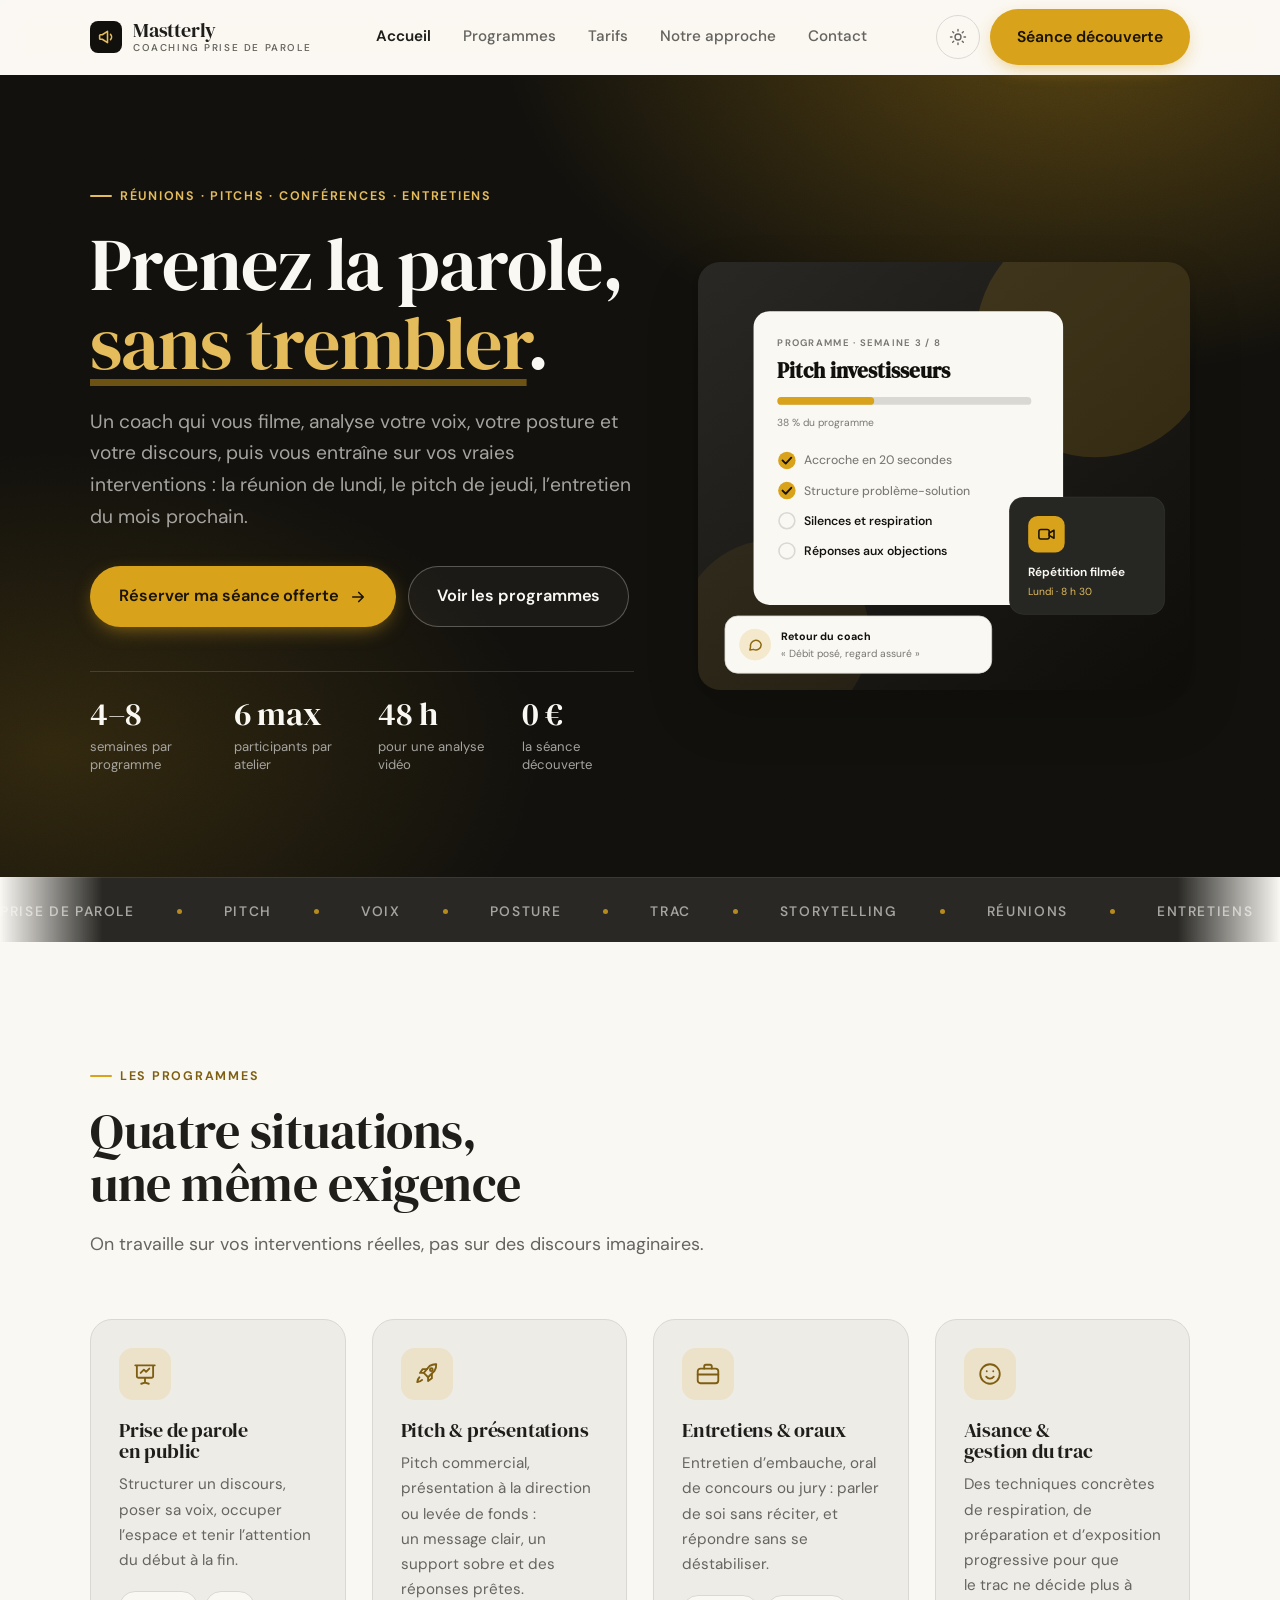
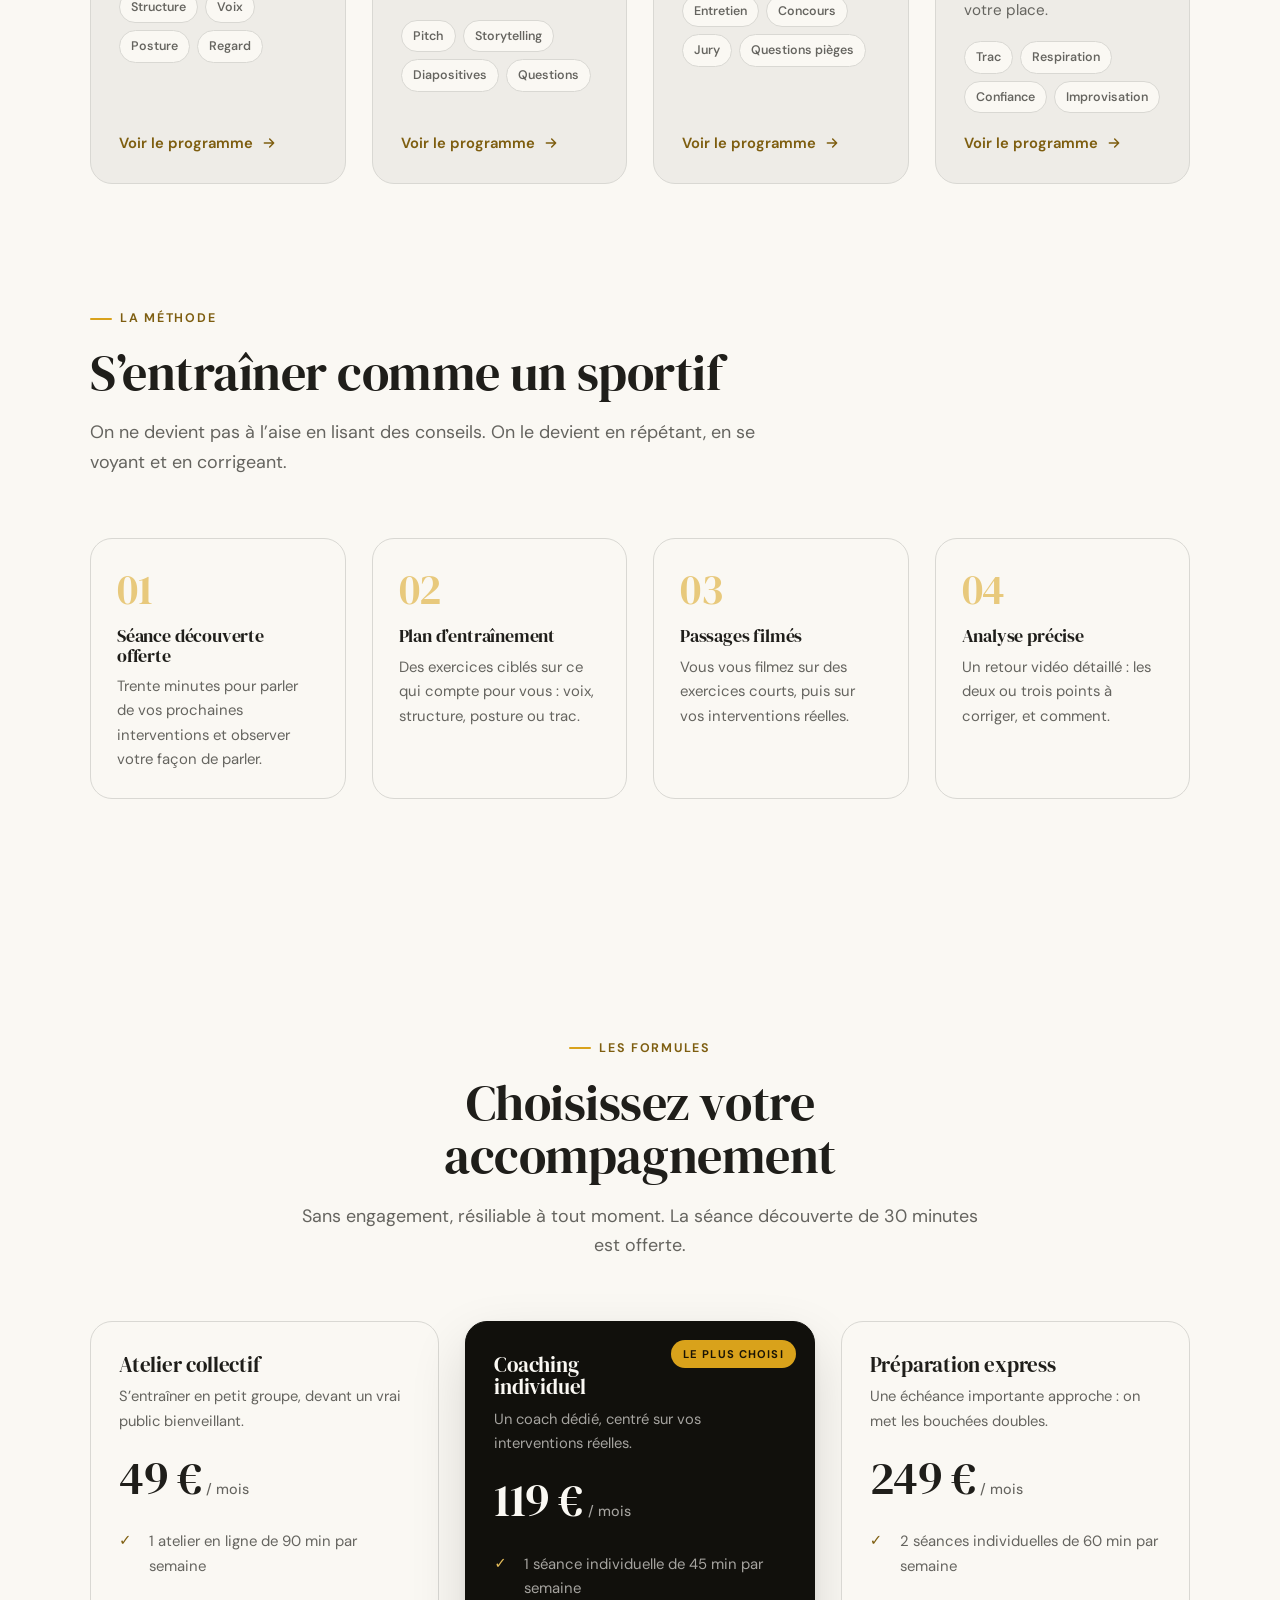
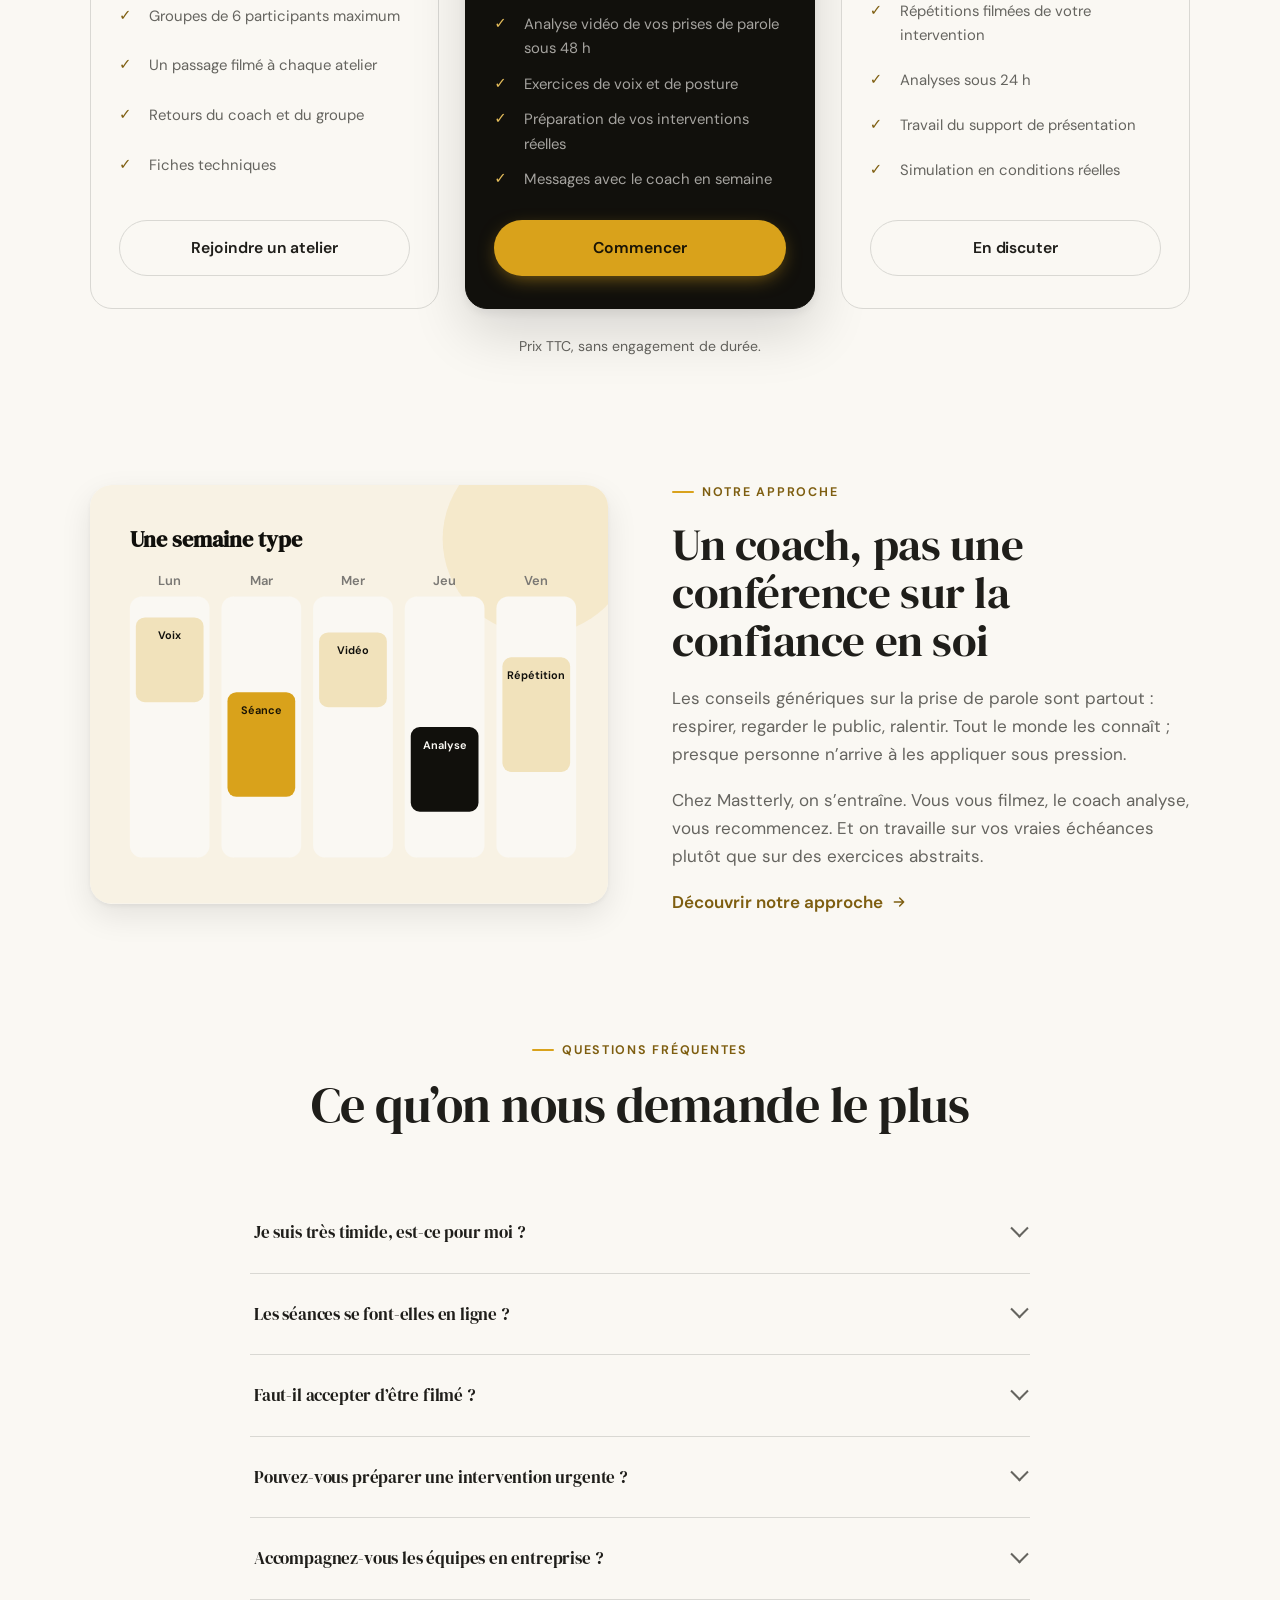
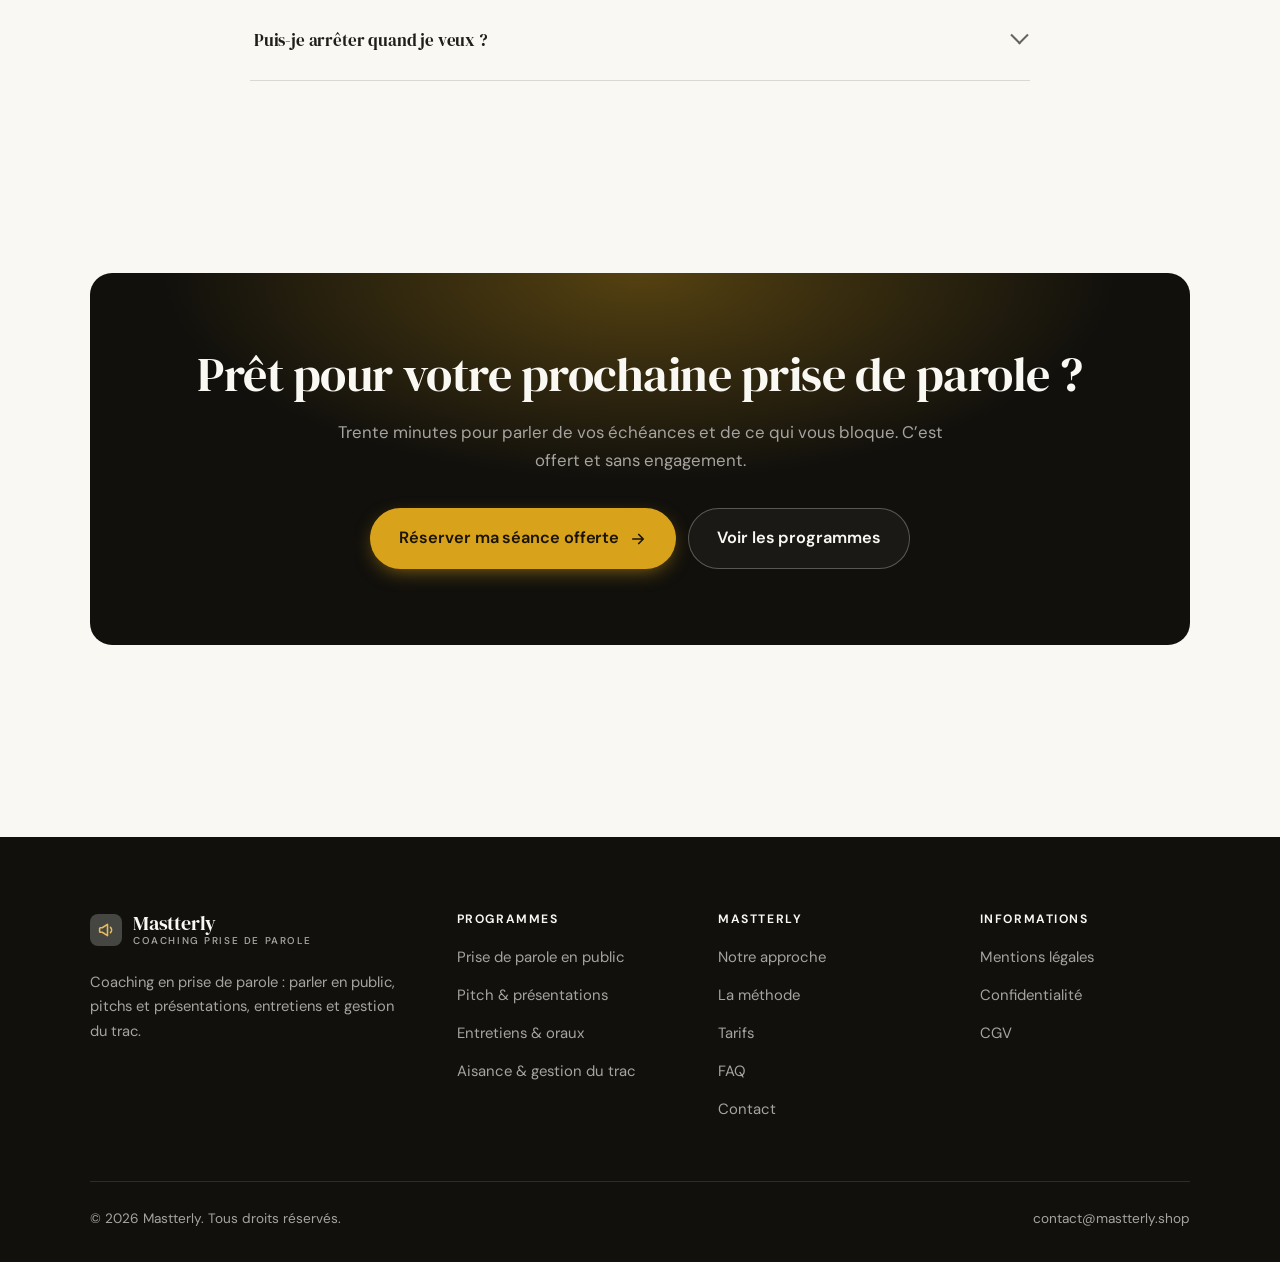
<file: index.html>
<!DOCTYPE html>
<html lang="fr" class="no-js">
<head>
<meta charset="utf-8">
<meta name="viewport" content="width=device-width, initial-scale=1">
<title>Mastterly — Coaching prise de parole : parlez en public sans trembler</title>
<meta name="description" content="Coaching en prise de parole en ligne : parler en public, pitch, entretiens, gestion du trac. Passages filmés, analyses vidéo et séance découverte offerte.">
<link rel="canonical" href="https://mastterly.shop/">

<meta property="og:type" content="website">
<meta property="og:url" content="https://mastterly.shop/">
<meta property="og:site_name" content="Mastterly">
<meta property="og:locale" content="fr_FR">
<meta property="og:title" content="Mastterly — Coaching prise de parole : parlez en public sans trembler">
<meta property="og:description" content="Coaching en prise de parole en ligne : parler en public, pitch, entretiens, gestion du trac. Passages filmés, analyses vidéo et séance découverte offerte.">
<meta name="theme-color" content="#11100c">

<link rel="icon" href="assets/img/favicon.svg" type="image/svg+xml">
<link rel="preconnect" href="https://fonts.googleapis.com">
<link rel="preconnect" href="https://fonts.gstatic.com" crossorigin>
<link rel="stylesheet" href="https://fonts.googleapis.com/css2?family=DM+Serif+Display&family=DM+Sans:opsz,wght@9..40,400..700&display=swap">
<link rel="stylesheet" href="assets/css/style.css">

<!-- Thème appliqué avant le premier rendu (évite le flash) -->
<script>
document.documentElement.classList.remove('no-js');
(function(){try{var t=localStorage.getItem('site-theme');if(t){document.documentElement.setAttribute('data-theme',t);}}catch(e){}})();
</script>
<script type="application/ld+json">
{
  "@context": "https://schema.org",
  "@type": "Organization",
  "name": "Mastterly",
  "url": "https://mastterly.shop/",
  "email": "contact@mastterly.shop",
  "description": "Coaching en prise de parole en ligne : parler en public, pitch, entretiens, gestion du trac. Passages filmés, analyses vidéo et séance découverte offerte.",
  "areaServed": "FR",
  "knowsLanguage": "fr"
}
</script>
</head>

<body>
<a class="skip-link" href="#main">Aller au contenu principal</a>

<header class="site-header">
  <nav class="wrap nav" aria-label="Navigation principale">
    <a class="brand" href="index.html">
      <svg class="brand__mark" viewBox="0 0 64 64" aria-hidden="true">
        <rect class="bm-bg" width="64" height="64" rx="16"/>
        <g class="bm-ic" transform="translate(14 14) scale(1.5)" fill="none" stroke-width="2.1" stroke-linecap="round" stroke-linejoin="round"><path d="M3.5 10v4a1 1 0 0 0 1 1H7l7 4.5v-15L7 9H4.5a1 1 0 0 0-1 1zM18 8.5a5 5 0 0 1 0 7"/></g>
      </svg>
      <span>Mastterly<span class="brand__sub">Coaching prise de parole</span></span>
    </a>

    <ul class="nav__links" id="nav-links">
      <li><a href="index.html" aria-current="page">Accueil</a></li>
      <li><a href="programmes.html">Programmes</a></li>
      <li><a href="index.html#tarifs">Tarifs</a></li>
      <li><a href="a-propos.html">Notre approche</a></li>
      <li><a href="contact.html">Contact</a></li>
      <li><a class="btn btn--primary" href="contact.html">Séance découverte</a></li>
    </ul>

    <div class="nav__cta">
      <button class="theme-toggle" type="button" aria-label="Passer en thème sombre">
        <svg class="icon-sun" viewBox="0 0 24 24" fill="none" stroke="currentColor" stroke-width="1.8" stroke-linecap="round" aria-hidden="true"><circle cx="12" cy="12" r="4"/><path d="M12 2v2m0 16v2M2 12h2m16 0h2M4.9 4.9l1.4 1.4m11.4 11.4 1.4 1.4M19.1 4.9l-1.4 1.4M6.3 17.7l-1.4 1.4"/></svg>
        <svg class="icon-moon" viewBox="0 0 24 24" fill="none" stroke="currentColor" stroke-width="1.8" stroke-linecap="round" stroke-linejoin="round" aria-hidden="true"><path d="M21 12.8A9 9 0 1 1 11.2 3a7 7 0 0 0 9.8 9.8z"/></svg>
      </button>
      <a class="btn btn--primary" href="contact.html">Séance découverte</a>
      <button class="nav__toggle" type="button" aria-expanded="false" aria-controls="nav-links" aria-label="Ouvrir le menu">
        <svg class="icon-open" viewBox="0 0 24 24" fill="none" stroke="currentColor" stroke-width="2" stroke-linecap="round" aria-hidden="true"><path d="M3 6h18M3 12h18M3 18h18"/></svg>
        <svg class="icon-close" viewBox="0 0 24 24" fill="none" stroke="currentColor" stroke-width="2" stroke-linecap="round" aria-hidden="true"><path d="M6 6l12 12M18 6L6 18"/></svg>
      </button>
    </div>
  </nav>
</header>

<main id="main">

<section class="hero">
  <div class="wrap hero__inner">
    <div>
      <span class="eyebrow hero__eyebrow">Réunions · Pitchs · Conférences · Entretiens</span>
      <h1>Prenez la parole,<br> <em>sans trembler</em>.</h1>
      <p class="hero__lede">Un coach qui vous filme, analyse votre voix, votre posture et votre discours, puis vous entraîne sur vos vraies interventions : la réunion de lundi, le pitch de jeudi, l’entretien du mois prochain.</p>

      <div class="hero__actions">
        <a class="btn btn--primary btn--lg" href="contact.html">Réserver ma séance offerte <svg viewBox="0 0 24 24" fill="none" stroke="currentColor" stroke-width="2.2" stroke-linecap="round" stroke-linejoin="round" aria-hidden="true"><path d="M5 12h14M13 6l6 6-6 6"/></svg></a>
        <a class="btn btn--on-dark btn--lg" href="programmes.html">Voir les programmes</a>
      </div>

      <ul class="hero__proof">
        <li><span class="stat__num">4–8</span><span class="stat__label">semaines par programme</span></li>
        <li><span class="stat__num">6 max</span><span class="stat__label">participants par atelier</span></li>
        <li><span class="stat__num">48 h</span><span class="stat__label">pour une analyse vidéo</span></li>
        <li><span class="stat__num">0 €</span><span class="stat__label">la séance découverte</span></li>
      </ul>
    </div>

    <div class="hero__art">
      <svg viewBox="0 0 620 540" role="img" aria-label="Aperçu d’une préparation de pitch en semaine 3 sur 8 : points travaillés, prochaine répétition filmée et retour du coach.">
        <defs>
          <linearGradient id="hbg" x1="0" y1="0" x2="1" y2="1">
            <stop offset="0" stop-color="#292824"/><stop offset="1" stop-color="#0e0d0a"/>
          </linearGradient>
        </defs>
        <rect width="620" height="540" rx="22" fill="url(#hbg)"/>
        <circle cx="500" cy="96" r="150" fill="#d9a21b" opacity=".16"/>
        <circle cx="96" cy="470" r="120" fill="#d9a21b" opacity=".08"/>

        <g style="font-family: var(--font-body)">
          <!-- Carte programme -->
          <rect x="70" y="62" width="390" height="370" rx="20" fill="#faf8f3"/>
          <text x="100" y="106" font-size="12" font-weight="650" letter-spacing="1.6" fill="#7a7874">PROGRAMME · SEMAINE 3 / 8</text>
          <text x="100" y="146" font-size="27" font-weight="700" fill="#11100c" style="font-family: var(--font-display)">Pitch investisseurs</text>
          <rect x="100" y="170" width="320" height="10" rx="5" fill="#d9d8d3"/>
          <rect x="100" y="170" width="122" height="10" rx="5" fill="#d9a21b"/>
          <text x="100" y="206" font-size="13" fill="#7a7874">38 % du programme</text>
          <circle cx="112" cy="250" r="11" fill="#d9a21b"/><path d="M106.5 250l4 4 7-7.5" fill="none" stroke="#1a1405" stroke-width="2.4" stroke-linecap="round" stroke-linejoin="round"/><text x="134" y="255" font-size="15.5" fill="#7a7874" font-weight="450">Accroche en 20 secondes</text>
          <circle cx="112" cy="288" r="11" fill="#d9a21b"/><path d="M106.5 288l4 4 7-7.5" fill="none" stroke="#1a1405" stroke-width="2.4" stroke-linecap="round" stroke-linejoin="round"/><text x="134" y="293" font-size="15.5" fill="#7a7874" font-weight="450">Structure problème-solution</text>
          <circle cx="112" cy="326" r="10" fill="none" stroke="#d9d8d3" stroke-width="2"/><text x="134" y="331" font-size="15.5" fill="#11100c" font-weight="560">Silences et respiration</text>
          <circle cx="112" cy="364" r="10" fill="none" stroke="#d9d8d3" stroke-width="2"/><text x="134" y="369" font-size="15.5" fill="#11100c" font-weight="560">Réponses aux objections</text>

          <!-- Carte séance -->
          <rect x="392" y="296" width="196" height="148" rx="18" fill="#262622" stroke="#ffffff" stroke-opacity=".08"/>
          <rect x="416" y="320" width="46" height="46" rx="12" fill="#d9a21b"/>
          <g transform="translate(427 331)" fill="none" stroke="#1a1405" color="#1a1405" stroke-width="2" stroke-linecap="round" stroke-linejoin="round"><rect x="2.5" y="6" width="13" height="12" rx="2.5"/><path d="M15.5 10.5 21.5 7v10l-6-3.5z"/></g>
          <text x="416" y="396" font-size="15" font-weight="650" fill="#faf8f3">Répétition filmée</text>
          <text x="416" y="420" font-size="13" fill="#e4bc5b">Lundi · 8 h 30</text>

          <!-- Retour du coach -->
          <rect x="34" y="446" width="336" height="72" rx="16" fill="#faf8f3" stroke="#d9d8d3"/>
          <circle cx="72" cy="482" r="20" fill="#f4e9cc"/>
          <g transform="translate(62 472) scale(.84)" fill="none" stroke="#8d6912" stroke-width="2.2" stroke-linecap="round" stroke-linejoin="round"><path d="M21 12a8 8 0 0 1-11.6 7.1L4 20l1-4.6A8 8 0 1 1 21 12z"/></g>
          <text x="104" y="476" font-size="13.5" font-weight="700" fill="#11100c">Retour du coach</text>
          <text x="104" y="498" font-size="13" fill="#7a7874">« Débit posé, regard assuré »</text>
        </g>
      </svg>
    </div>
  </div>
</section>

<div class="marquee" aria-hidden="true">
  <div class="marquee__track"><span>Prise de parole</span><span>Pitch</span><span>Voix</span><span>Posture</span><span>Trac</span><span>Storytelling</span><span>Réunions</span><span>Entretiens</span><span>Conférences</span><span>Improvisation</span><span>Prise de parole</span><span>Pitch</span><span>Voix</span><span>Posture</span><span>Trac</span><span>Storytelling</span><span>Réunions</span><span>Entretiens</span><span>Conférences</span><span>Improvisation</span></div>
</div>

<section class="section wrap" id="programmes">
  <div class="section-head reveal">
    <span class="eyebrow">Les programmes</span>
    <h2>Quatre situations, une même exigence</h2>
    <p>On travaille sur vos interventions réelles, pas sur des discours imaginaires.</p>
  </div>
  <div class="grid grid--4 reveal-group">
    <a class="card" href="programmes.html#public">
      <div class="card__icon"><svg viewBox="0 0 24 24" fill="none" stroke="currentColor" stroke-width="1.7" stroke-linecap="round" stroke-linejoin="round" aria-hidden="true"><path d="M3 4h18M4.5 4v10a1.5 1.5 0 0 0 1.5 1.5h12a1.5 1.5 0 0 0 1.5-1.5V4M12 15.5V20M8.5 21l3.5-1 3.5 1M8 11l3-3 2 2 3-3"/></svg></div>
      <h3>Prise de parole en public</h3>
      <p>Structurer un discours, poser sa voix, occuper l’espace et tenir l’attention du début à la fin.</p>
      <ul class="tags"><li>Structure</li><li>Voix</li><li>Posture</li><li>Regard</li></ul>
      <span class="arrow-link">Voir le programme <svg viewBox="0 0 24 24" fill="none" stroke="currentColor" stroke-width="2.2" stroke-linecap="round" stroke-linejoin="round" aria-hidden="true"><path d="M5 12h14M13 6l6 6-6 6"/></svg></span>
    </a>
    <a class="card" href="programmes.html#pitch">
      <div class="card__icon"><svg viewBox="0 0 24 24" fill="none" stroke="currentColor" stroke-width="1.7" stroke-linecap="round" stroke-linejoin="round" aria-hidden="true"><path d="M5 15c-1.5 1.3-2 4.5-2 4.5s3.2-.5 4.5-2M14.5 4.5c2.3-1.4 4.6-1.6 6-1.5.1 1.4-.1 3.7-1.5 6L13 15l-4-4z"/><path d="M9 11H5.5L8 7.5h4M13 15v3.5L16.5 16v-4"/><circle cx="16" cy="8" r="1.3"/></svg></div>
      <h3>Pitch &amp; présentations</h3>
      <p>Pitch commercial, présentation à la direction ou levée de fonds : un message clair, un support sobre et des réponses prêtes.</p>
      <ul class="tags"><li>Pitch</li><li>Storytelling</li><li>Diapositives</li><li>Questions</li></ul>
      <span class="arrow-link">Voir le programme <svg viewBox="0 0 24 24" fill="none" stroke="currentColor" stroke-width="2.2" stroke-linecap="round" stroke-linejoin="round" aria-hidden="true"><path d="M5 12h14M13 6l6 6-6 6"/></svg></span>
    </a>
    <a class="card" href="programmes.html#entretiens">
      <div class="card__icon"><svg viewBox="0 0 24 24" fill="none" stroke="currentColor" stroke-width="1.7" stroke-linecap="round" stroke-linejoin="round" aria-hidden="true"><rect x="2.5" y="7" width="19" height="13.5" rx="2.5"/><path d="M8.5 7V5a1.5 1.5 0 0 1 1.5-1.5h4A1.5 1.5 0 0 1 15.5 5v2M2.5 12.5h19"/></svg></div>
      <h3>Entretiens &amp; oraux</h3>
      <p>Entretien d’embauche, oral de concours ou jury : parler de soi sans réciter, et répondre sans se déstabiliser.</p>
      <ul class="tags"><li>Entretien</li><li>Concours</li><li>Jury</li><li>Questions pièges</li></ul>
      <span class="arrow-link">Voir le programme <svg viewBox="0 0 24 24" fill="none" stroke="currentColor" stroke-width="2.2" stroke-linecap="round" stroke-linejoin="round" aria-hidden="true"><path d="M5 12h14M13 6l6 6-6 6"/></svg></span>
    </a>
    <a class="card" href="programmes.html#trac">
      <div class="card__icon"><svg viewBox="0 0 24 24" fill="none" stroke="currentColor" stroke-width="1.7" stroke-linecap="round" stroke-linejoin="round" aria-hidden="true"><circle cx="12" cy="12" r="9"/><path d="M8.5 14.5c1 1.2 2.2 1.8 3.5 1.8s2.5-.6 3.5-1.8M9 9.5h.01M15 9.5h.01"/></svg></div>
      <h3>Aisance &amp; gestion du trac</h3>
      <p>Des techniques concrètes de respiration, de préparation et d’exposition progressive pour que le trac ne décide plus à votre place.</p>
      <ul class="tags"><li>Trac</li><li>Respiration</li><li>Confiance</li><li>Improvisation</li></ul>
      <span class="arrow-link">Voir le programme <svg viewBox="0 0 24 24" fill="none" stroke="currentColor" stroke-width="2.2" stroke-linecap="round" stroke-linejoin="round" aria-hidden="true"><path d="M5 12h14M13 6l6 6-6 6"/></svg></span>
    </a>
  </div>
</section>

<section class="section section--flush wrap" id="methode">
  <div class="section-head reveal">
    <span class="eyebrow">La méthode</span>
    <h2>S’entraîner comme un sportif</h2>
    <p>On ne devient pas à l’aise en lisant des conseils. On le devient en répétant, en se voyant et en corrigeant.</p>
  </div>
  <div class="grid grid--4 steps reveal-group">
    <article class="step">
      <h3>Séance découverte offerte</h3>
      <p>Trente minutes pour parler de vos prochaines interventions et observer votre façon de parler.</p>
    </article>
    <article class="step">
      <h3>Plan d’entraînement</h3>
      <p>Des exercices ciblés sur ce qui compte pour vous : voix, structure, posture ou trac.</p>
    </article>
    <article class="step">
      <h3>Passages filmés</h3>
      <p>Vous vous filmez sur des exercices courts, puis sur vos interventions réelles.</p>
    </article>
    <article class="step">
      <h3>Analyse précise</h3>
      <p>Un retour vidéo détaillé : les deux ou trois points à corriger, et comment.</p>
    </article>
  </div>
</section>

<section class="section wrap" id="tarifs">
  <div class="section-head section-head--center reveal">
    <span class="eyebrow">Les formules</span>
    <h2>Choisissez votre accompagnement</h2>
    <p>Sans engagement, résiliable à tout moment. La séance découverte de 30 minutes est offerte.</p>
  </div>
  <div class="grid grid--3 plans reveal-group">
    <article class="plan">
      
      <h3>Atelier collectif</h3>
      <p class="plan__desc">S’entraîner en petit groupe, devant un vrai public bienveillant.</p>
      <p class="plan__price">49 €<span class="plan__period">/ mois</span></p>
      <ul class="plan__features">
        <li>1 atelier en ligne de 90 min par semaine</li>
        <li>Groupes de 6 participants maximum</li>
        <li>Un passage filmé à chaque atelier</li>
        <li>Retours du coach et du groupe</li>
        <li>Fiches techniques</li>
      </ul>
      <a class="btn btn--ghost btn--block" href="contact.html">Rejoindre un atelier</a>
    </article>
    <article class="plan plan--featured">
      <span class="plan__tag">Le plus choisi</span>
      <h3>Coaching individuel</h3>
      <p class="plan__desc">Un coach dédié, centré sur vos interventions réelles.</p>
      <p class="plan__price">119 €<span class="plan__period">/ mois</span></p>
      <ul class="plan__features">
        <li>1 séance individuelle de 45 min par semaine</li>
        <li>Analyse vidéo de vos prises de parole sous 48 h</li>
        <li>Exercices de voix et de posture</li>
        <li>Préparation de vos interventions réelles</li>
        <li>Messages avec le coach en semaine</li>
      </ul>
      <a class="btn btn--primary btn--block" href="contact.html">Commencer</a>
    </article>
    <article class="plan">
      
      <h3>Préparation express</h3>
      <p class="plan__desc">Une échéance importante approche : on met les bouchées doubles.</p>
      <p class="plan__price">249 €<span class="plan__period">/ mois</span></p>
      <ul class="plan__features">
        <li>2 séances individuelles de 60 min par semaine</li>
        <li>Répétitions filmées de votre intervention</li>
        <li>Analyses sous 24 h</li>
        <li>Travail du support de présentation</li>
        <li>Simulation en conditions réelles</li>
      </ul>
      <a class="btn btn--ghost btn--block" href="contact.html">En discuter</a>
    </article>
  </div>
  <p class="plans-note">Prix TTC, sans engagement de durée.</p>
</section>

<section class="section section--flush wrap">
  <div class="split reveal">
    <div class="split__art">
      <svg viewBox="0 0 520 420" role="img" aria-label="Exemple de semaine type : Voix, Séance, Vidéo, Analyse, Répétition.">
        <rect width="520" height="420" rx="20" fill="#f8f2e4"/>
        <circle cx="450" cy="54" r="96" fill="#d9a21b" opacity=".12"/>
        <g style="font-family: var(--font-body)">
        <text x="40" y="62" font-size="22" font-weight="700" fill="#11100c" style="font-family: var(--font-display)">Une semaine type</text>
        <text x="80" y="100" text-anchor="middle" font-size="13" font-weight="600" fill="#7a7874">Lun</text>
        <rect x="40" y="112" width="80" height="262" rx="12" fill="#faf8f3"/>
        <rect x="46" y="133" width="68" height="85" rx="9" fill="#f1e2bb"/>
        <text x="80" y="155" text-anchor="middle" font-size="11" font-weight="650" fill="#11100c">Voix</text>
        <text x="172" y="100" text-anchor="middle" font-size="13" font-weight="600" fill="#7a7874">Mar</text>
        <rect x="132" y="112" width="80" height="262" rx="12" fill="#faf8f3"/>
        <rect x="138" y="208" width="68" height="105" rx="9" fill="#d9a21b"/>
        <text x="172" y="230" text-anchor="middle" font-size="11" font-weight="650" fill="#1a1405">Séance</text>
        <text x="264" y="100" text-anchor="middle" font-size="13" font-weight="600" fill="#7a7874">Mer</text>
        <rect x="224" y="112" width="80" height="262" rx="12" fill="#faf8f3"/>
        <rect x="230" y="148" width="68" height="75" rx="9" fill="#f1e2bb"/>
        <text x="264" y="170" text-anchor="middle" font-size="11" font-weight="650" fill="#11100c">Vidéo</text>
        <text x="356" y="100" text-anchor="middle" font-size="13" font-weight="600" fill="#7a7874">Jeu</text>
        <rect x="316" y="112" width="80" height="262" rx="12" fill="#faf8f3"/>
        <rect x="322" y="243" width="68" height="85" rx="9" fill="#11100c"/>
        <text x="356" y="265" text-anchor="middle" font-size="11" font-weight="650" fill="#faf8f3">Analyse</text>
        <text x="448" y="100" text-anchor="middle" font-size="13" font-weight="600" fill="#7a7874">Ven</text>
        <rect x="408" y="112" width="80" height="262" rx="12" fill="#faf8f3"/>
        <rect x="414" y="173" width="68" height="115" rx="9" fill="#f1e2bb"/>
        <text x="448" y="195" text-anchor="middle" font-size="11" font-weight="650" fill="#11100c">Répétition</text>
        </g>
      </svg>
    </div>
    <div>
      <span class="eyebrow">Notre approche</span>
      <h2>Un coach, pas une conférence sur la confiance en soi</h2>
      <p>Les conseils génériques sur la prise de parole sont partout : respirer, regarder le public, ralentir. Tout le monde les connaît ; presque personne n’arrive à les appliquer sous pression.</p>
      <p>Chez Mastterly, on s’entraîne. Vous vous filmez, le coach analyse, vous recommencez. Et on travaille sur vos vraies échéances plutôt que sur des exercices abstraits.</p>
      <p><a class="arrow-link" href="a-propos.html">Découvrir notre approche <svg viewBox="0 0 24 24" fill="none" stroke="currentColor" stroke-width="2.2" stroke-linecap="round" stroke-linejoin="round" aria-hidden="true"><path d="M5 12h14M13 6l6 6-6 6"/></svg></a></p>
    </div>
  </div>
</section>

<section class="section section--flush wrap" id="faq">
  <div class="section-head section-head--center reveal">
    <span class="eyebrow">Questions fréquentes</span>
    <h2>Ce qu’on nous demande le plus</h2>
  </div>
  <div class="faq reveal">
    <details>
      <summary>Je suis très timide, est-ce pour moi ?</summary>
      <p>Oui. Beaucoup de personnes accompagnées se décrivent comme timides. On avance progressivement, à votre rythme, dans un cadre bienveillant.</p>
    </details>
    <details>
      <summary>Les séances se font-elles en ligne ?</summary>
      <p>Oui, en visio. C’est d’ailleurs un bon entraînement : une grande partie des prises de parole professionnelles se font aujourd’hui à distance.</p>
    </details>
    <details>
      <summary>Faut-il accepter d’être filmé ?</summary>
      <p>Oui, c’est au cœur de la méthode. Les vidéos ne sont vues que par votre coach et sont supprimées à la fin de l’accompagnement si vous le souhaitez.</p>
    </details>
    <details>
      <summary>Pouvez-vous préparer une intervention urgente ?</summary>
      <p>Oui, avec la formule Préparation express, idéalement au moins deux semaines avant l’échéance.</p>
    </details>
    <details>
      <summary>Accompagnez-vous les équipes en entreprise ?</summary>
      <p>Les formules présentées sont individuelles ou en petit groupe. Pour une demande d’entreprise, écrivez-nous en précisant le contexte.</p>
    </details>
    <details>
      <summary>Puis-je arrêter quand je veux ?</summary>
      <p>Oui. Aucune formule n’a d’engagement : vous résiliez à tout moment et l’accès reste ouvert jusqu’à la fin du mois déjà payé.</p>
    </details>
  </div>
</section>

<section class="wrap section--tight">
  <div class="cta-band reveal">
    <h2>Prêt pour votre prochaine prise de parole ?</h2>
    <p>Trente minutes pour parler de vos échéances et de ce qui vous bloque. C’est offert et sans engagement.</p>
    <div class="hero__actions">
      <a class="btn btn--primary btn--lg" href="contact.html">Réserver ma séance offerte <svg viewBox="0 0 24 24" fill="none" stroke="currentColor" stroke-width="2.2" stroke-linecap="round" stroke-linejoin="round" aria-hidden="true"><path d="M5 12h14M13 6l6 6-6 6"/></svg></a>
      <a class="btn btn--on-dark btn--lg" href="programmes.html">Voir les programmes</a>
    </div>
  </div>
</section>

</main>

<footer class="site-footer">
  <div class="wrap">
    <div class="footer__grid">
      <div class="footer__brand">
        <a class="brand" href="index.html">
          <svg class="brand__mark" viewBox="0 0 64 64" aria-hidden="true">
        <rect class="bm-bg" width="64" height="64" rx="16"/>
        <g class="bm-ic" transform="translate(14 14) scale(1.5)" fill="none" stroke-width="2.1" stroke-linecap="round" stroke-linejoin="round"><path d="M3.5 10v4a1 1 0 0 0 1 1H7l7 4.5v-15L7 9H4.5a1 1 0 0 0-1 1zM18 8.5a5 5 0 0 1 0 7"/></g>
      </svg>
          <span>Mastterly<span class="brand__sub">Coaching prise de parole</span></span>
        </a>
        <p>Coaching en prise de parole : parler en public, pitchs et présentations, entretiens et gestion du trac.</p>
      </div>

      <div class="footer__col">
        <h4>Programmes</h4>
        <ul>
          <li><a href="programmes.html#public">Prise de parole en public</a></li>
          <li><a href="programmes.html#pitch">Pitch &amp; présentations</a></li>
          <li><a href="programmes.html#entretiens">Entretiens &amp; oraux</a></li>
          <li><a href="programmes.html#trac">Aisance &amp; gestion du trac</a></li>
        </ul>
      </div>

      <div class="footer__col">
        <h4>Mastterly</h4>
        <ul>
          <li><a href="a-propos.html">Notre approche</a></li>
          <li><a href="index.html#methode">La méthode</a></li>
          <li><a href="index.html#tarifs">Tarifs</a></li>
          <li><a href="index.html#faq">FAQ</a></li>
          <li><a href="contact.html">Contact</a></li>
        </ul>
      </div>

      <div class="footer__col">
        <h4>Informations</h4>
        <ul>
          <li><a href="mentions-legales.html">Mentions légales</a></li>
          <li><a href="mentions-legales.html#confidentialite">Confidentialité</a></li>
          <li><a href="mentions-legales.html#cgv">CGV</a></li>
        </ul>
      </div>
    </div>

    <div class="footer__bottom">
      <p>© <span data-year>2026</span> Mastterly. Tous droits réservés.</p>
      <p><a href="mailto:contact@mastterly.shop">contact@mastterly.shop</a></p>
    </div>
  </div>
</footer>

<script src="assets/js/main.js" defer></script>
</body>
</html>
</file>
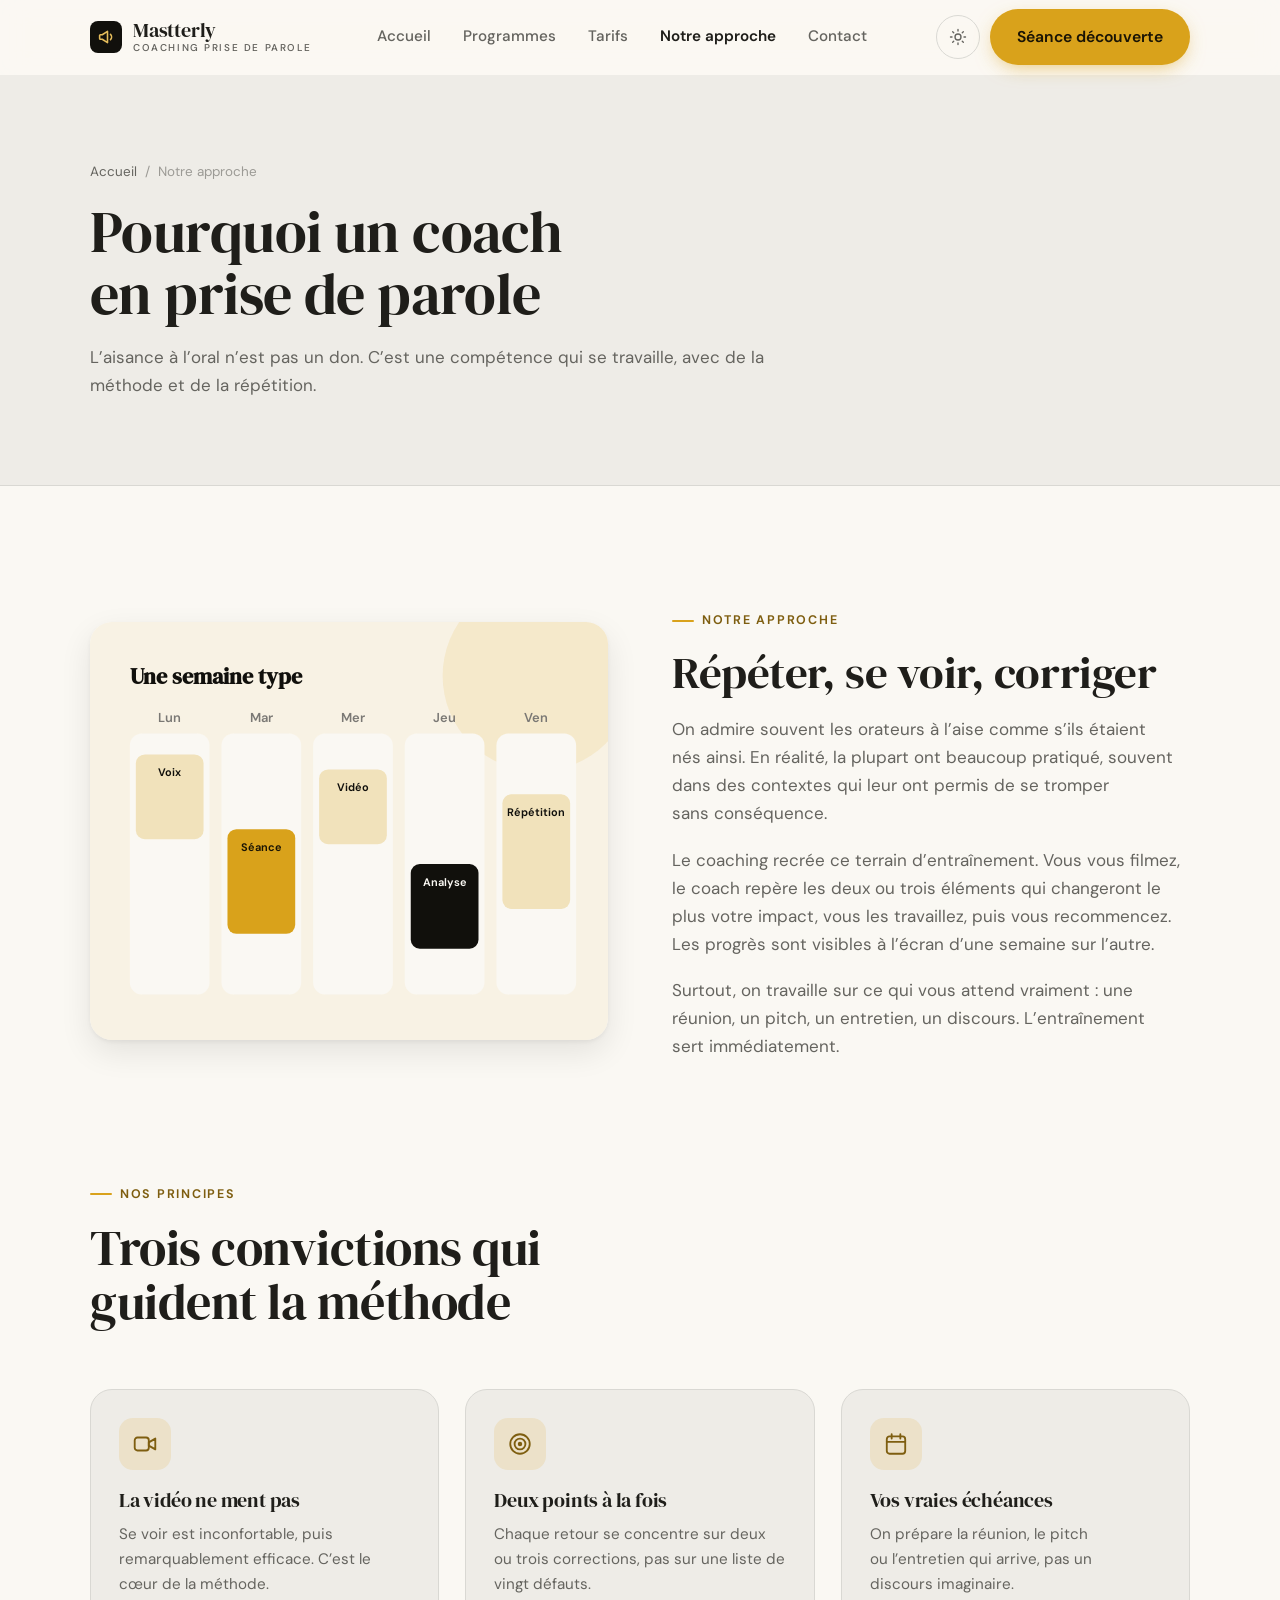
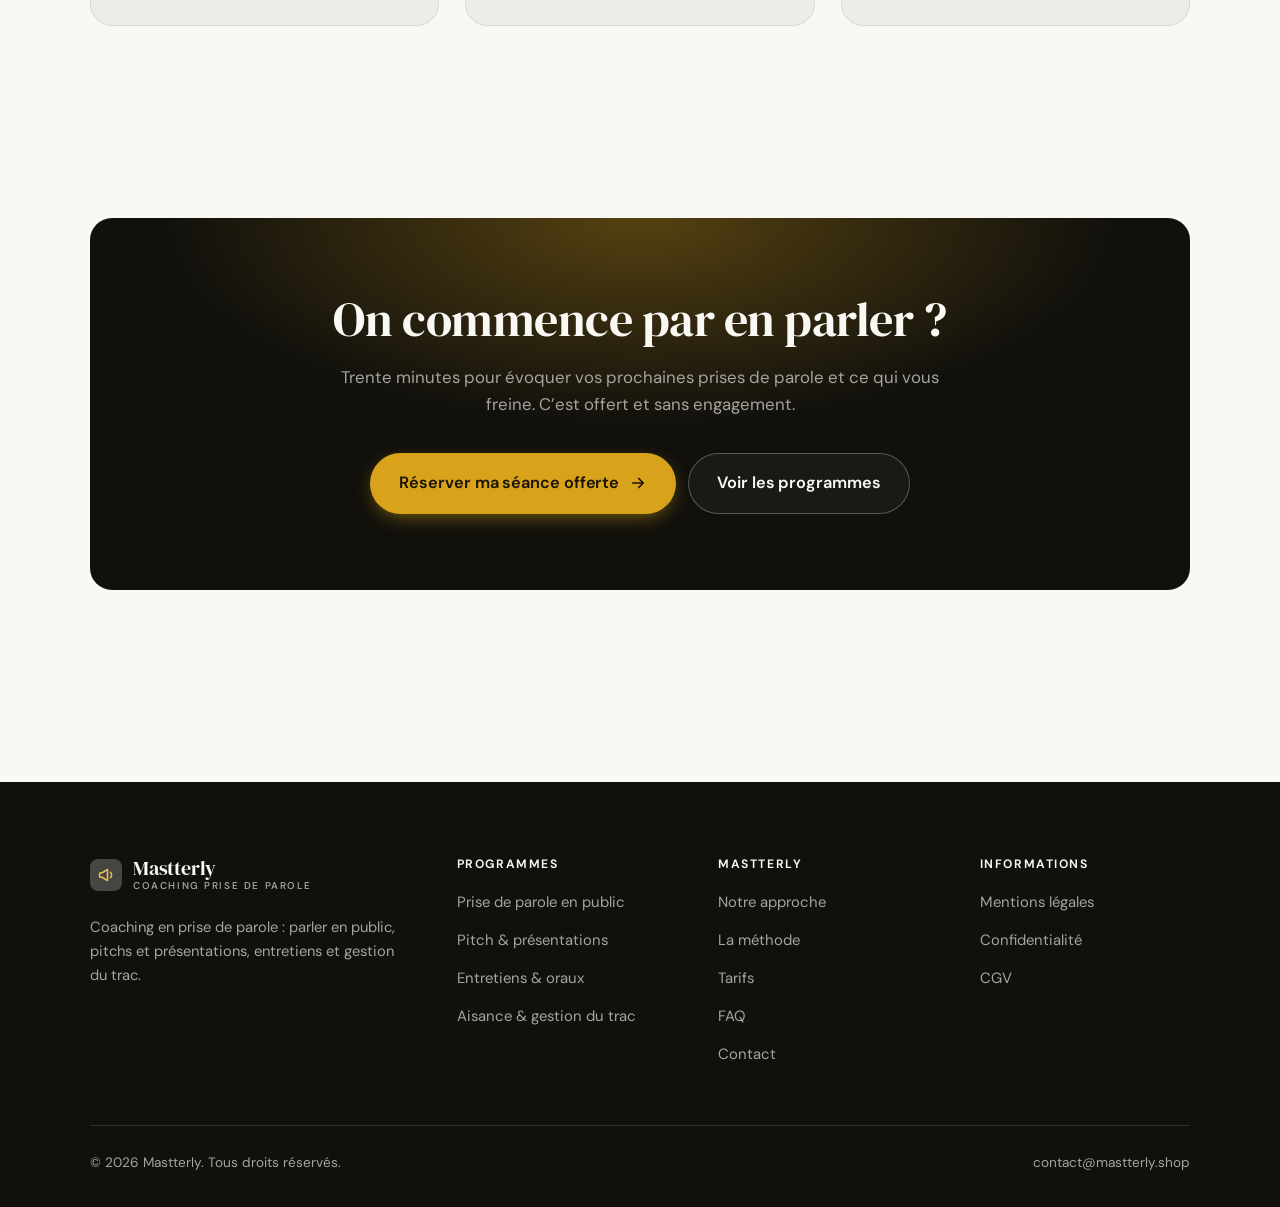
<file: a-propos.html>
<!DOCTYPE html>
<html lang="fr" class="no-js">
<head>
<meta charset="utf-8">
<meta name="viewport" content="width=device-width, initial-scale=1">
<title>Notre approche — Mastterly</title>
<meta name="description" content="Pourquoi se faire coacher pour prendre la parole en public, et les principes de la méthode Mastterly.">
<link rel="canonical" href="https://mastterly.shop/a-propos.html">

<meta property="og:type" content="website">
<meta property="og:url" content="https://mastterly.shop/a-propos.html">
<meta property="og:site_name" content="Mastterly">
<meta property="og:locale" content="fr_FR">
<meta property="og:title" content="Notre approche — Mastterly">
<meta property="og:description" content="Pourquoi se faire coacher pour prendre la parole en public, et les principes de la méthode Mastterly.">
<meta name="theme-color" content="#11100c">

<link rel="icon" href="assets/img/favicon.svg" type="image/svg+xml">
<link rel="preconnect" href="https://fonts.googleapis.com">
<link rel="preconnect" href="https://fonts.gstatic.com" crossorigin>
<link rel="stylesheet" href="https://fonts.googleapis.com/css2?family=DM+Serif+Display&family=DM+Sans:opsz,wght@9..40,400..700&display=swap">
<link rel="stylesheet" href="assets/css/style.css">

<!-- Thème appliqué avant le premier rendu (évite le flash) -->
<script>
document.documentElement.classList.remove('no-js');
(function(){try{var t=localStorage.getItem('site-theme');if(t){document.documentElement.setAttribute('data-theme',t);}}catch(e){}})();
</script>
</head>

<body>
<a class="skip-link" href="#main">Aller au contenu principal</a>

<header class="site-header">
  <nav class="wrap nav" aria-label="Navigation principale">
    <a class="brand" href="index.html">
      <svg class="brand__mark" viewBox="0 0 64 64" aria-hidden="true">
        <rect class="bm-bg" width="64" height="64" rx="16"/>
        <g class="bm-ic" transform="translate(14 14) scale(1.5)" fill="none" stroke-width="2.1" stroke-linecap="round" stroke-linejoin="round"><path d="M3.5 10v4a1 1 0 0 0 1 1H7l7 4.5v-15L7 9H4.5a1 1 0 0 0-1 1zM18 8.5a5 5 0 0 1 0 7"/></g>
      </svg>
      <span>Mastterly<span class="brand__sub">Coaching prise de parole</span></span>
    </a>

    <ul class="nav__links" id="nav-links">
      <li><a href="index.html">Accueil</a></li>
      <li><a href="programmes.html">Programmes</a></li>
      <li><a href="index.html#tarifs">Tarifs</a></li>
      <li><a href="a-propos.html" aria-current="page">Notre approche</a></li>
      <li><a href="contact.html">Contact</a></li>
      <li><a class="btn btn--primary" href="contact.html">Séance découverte</a></li>
    </ul>

    <div class="nav__cta">
      <button class="theme-toggle" type="button" aria-label="Passer en thème sombre">
        <svg class="icon-sun" viewBox="0 0 24 24" fill="none" stroke="currentColor" stroke-width="1.8" stroke-linecap="round" aria-hidden="true"><circle cx="12" cy="12" r="4"/><path d="M12 2v2m0 16v2M2 12h2m16 0h2M4.9 4.9l1.4 1.4m11.4 11.4 1.4 1.4M19.1 4.9l-1.4 1.4M6.3 17.7l-1.4 1.4"/></svg>
        <svg class="icon-moon" viewBox="0 0 24 24" fill="none" stroke="currentColor" stroke-width="1.8" stroke-linecap="round" stroke-linejoin="round" aria-hidden="true"><path d="M21 12.8A9 9 0 1 1 11.2 3a7 7 0 0 0 9.8 9.8z"/></svg>
      </button>
      <a class="btn btn--primary" href="contact.html">Séance découverte</a>
      <button class="nav__toggle" type="button" aria-expanded="false" aria-controls="nav-links" aria-label="Ouvrir le menu">
        <svg class="icon-open" viewBox="0 0 24 24" fill="none" stroke="currentColor" stroke-width="2" stroke-linecap="round" aria-hidden="true"><path d="M3 6h18M3 12h18M3 18h18"/></svg>
        <svg class="icon-close" viewBox="0 0 24 24" fill="none" stroke="currentColor" stroke-width="2" stroke-linecap="round" aria-hidden="true"><path d="M6 6l12 12M18 6L6 18"/></svg>
      </button>
    </div>
  </nav>
</header>

<main id="main">

<section class="page-head">
  <div class="wrap">
    <nav class="breadcrumb" aria-label="Fil d’Ariane">
      <a href="index.html">Accueil</a><span>/</span><span aria-current="page">Notre approche</span>
    </nav>
    <h1>Pourquoi un coach en prise de parole</h1>
    <p>L’aisance à l’oral n’est pas un don. C’est une compétence qui se travaille, avec de la méthode et de la répétition.</p>
  </div>
</section>

<section class="section wrap">
  <div class="split reveal">
    <div class="split__art">
      <svg viewBox="0 0 520 420" role="img" aria-label="Exemple de semaine type : Voix, Séance, Vidéo, Analyse, Répétition.">
        <rect width="520" height="420" rx="20" fill="#f8f2e4"/>
        <circle cx="450" cy="54" r="96" fill="#d9a21b" opacity=".12"/>
        <g style="font-family: var(--font-body)">
        <text x="40" y="62" font-size="22" font-weight="700" fill="#11100c" style="font-family: var(--font-display)">Une semaine type</text>
        <text x="80" y="100" text-anchor="middle" font-size="13" font-weight="600" fill="#7a7874">Lun</text>
        <rect x="40" y="112" width="80" height="262" rx="12" fill="#faf8f3"/>
        <rect x="46" y="133" width="68" height="85" rx="9" fill="#f1e2bb"/>
        <text x="80" y="155" text-anchor="middle" font-size="11" font-weight="650" fill="#11100c">Voix</text>
        <text x="172" y="100" text-anchor="middle" font-size="13" font-weight="600" fill="#7a7874">Mar</text>
        <rect x="132" y="112" width="80" height="262" rx="12" fill="#faf8f3"/>
        <rect x="138" y="208" width="68" height="105" rx="9" fill="#d9a21b"/>
        <text x="172" y="230" text-anchor="middle" font-size="11" font-weight="650" fill="#1a1405">Séance</text>
        <text x="264" y="100" text-anchor="middle" font-size="13" font-weight="600" fill="#7a7874">Mer</text>
        <rect x="224" y="112" width="80" height="262" rx="12" fill="#faf8f3"/>
        <rect x="230" y="148" width="68" height="75" rx="9" fill="#f1e2bb"/>
        <text x="264" y="170" text-anchor="middle" font-size="11" font-weight="650" fill="#11100c">Vidéo</text>
        <text x="356" y="100" text-anchor="middle" font-size="13" font-weight="600" fill="#7a7874">Jeu</text>
        <rect x="316" y="112" width="80" height="262" rx="12" fill="#faf8f3"/>
        <rect x="322" y="243" width="68" height="85" rx="9" fill="#11100c"/>
        <text x="356" y="265" text-anchor="middle" font-size="11" font-weight="650" fill="#faf8f3">Analyse</text>
        <text x="448" y="100" text-anchor="middle" font-size="13" font-weight="600" fill="#7a7874">Ven</text>
        <rect x="408" y="112" width="80" height="262" rx="12" fill="#faf8f3"/>
        <rect x="414" y="173" width="68" height="115" rx="9" fill="#f1e2bb"/>
        <text x="448" y="195" text-anchor="middle" font-size="11" font-weight="650" fill="#11100c">Répétition</text>
        </g>
      </svg>
    </div>
    <div>
      <span class="eyebrow">Notre approche</span>
      <h2>Répéter, se voir, corriger</h2>
      <p>On admire souvent les orateurs à l’aise comme s’ils étaient nés ainsi. En réalité, la plupart ont beaucoup pratiqué, souvent dans des contextes qui leur ont permis de se tromper sans conséquence.</p>
      <p>Le coaching recrée ce terrain d’entraînement. Vous vous filmez, le coach repère les deux ou trois éléments qui changeront le plus votre impact, vous les travaillez, puis vous recommencez. Les progrès sont visibles à l’écran d’une semaine sur l’autre.</p>
      <p>Surtout, on travaille sur ce qui vous attend vraiment : une réunion, un pitch, un entretien, un discours. L’entraînement sert immédiatement.</p>
      <!--
        À COMPLÉTER : ajoutez une présentation de la personne qui coache
        (prénom, parcours réel), avec une photo si possible. N'inventez ni
        diplôme ni expérience : voir README.md.
      -->
    </div>
  </div>
</section>

<section class="section section--flush wrap">
  <div class="section-head reveal">
    <span class="eyebrow">Nos principes</span>
    <h2>Trois convictions qui guident la méthode</h2>
  </div>
  <div class="grid grid--3 reveal-group">
    <article class="card">
      <div class="card__icon"><svg viewBox="0 0 24 24" fill="none" stroke="currentColor" stroke-width="1.7" stroke-linecap="round" stroke-linejoin="round" aria-hidden="true"><rect x="2.5" y="6" width="13" height="12" rx="2.5"/><path d="M15.5 10.5 21.5 7v10l-6-3.5z"/></svg></div>
      <h3>La vidéo ne ment pas</h3>
      <p>Se voir est inconfortable, puis remarquablement efficace. C’est le cœur de la méthode.</p>
    </article>
    <article class="card">
      <div class="card__icon"><svg viewBox="0 0 24 24" fill="none" stroke="currentColor" stroke-width="1.7" stroke-linecap="round" stroke-linejoin="round" aria-hidden="true"><circle cx="12" cy="12" r="9"/><circle cx="12" cy="12" r="5"/><circle cx="12" cy="12" r="1.2" fill="currentColor"/></svg></div>
      <h3>Deux points à la fois</h3>
      <p>Chaque retour se concentre sur deux ou trois corrections, pas sur une liste de vingt défauts.</p>
    </article>
    <article class="card">
      <div class="card__icon"><svg viewBox="0 0 24 24" fill="none" stroke="currentColor" stroke-width="1.7" stroke-linecap="round" stroke-linejoin="round" aria-hidden="true"><rect x="3.5" y="5" width="17" height="16" rx="2.5"/><path d="M8 3v4M16 3v4M3.5 10h17"/></svg></div>
      <h3>Vos vraies échéances</h3>
      <p>On prépare la réunion, le pitch ou l’entretien qui arrive, pas un discours imaginaire.</p>
    </article>
  </div>
</section>

<section class="wrap section--tight">
  <div class="cta-band reveal">
    <h2>On commence par en parler ?</h2>
    <p>Trente minutes pour évoquer vos prochaines prises de parole et ce qui vous freine. C’est offert et sans engagement.</p>
    <div class="hero__actions">
      <a class="btn btn--primary btn--lg" href="contact.html">Réserver ma séance offerte <svg viewBox="0 0 24 24" fill="none" stroke="currentColor" stroke-width="2.2" stroke-linecap="round" stroke-linejoin="round" aria-hidden="true"><path d="M5 12h14M13 6l6 6-6 6"/></svg></a>
      <a class="btn btn--on-dark btn--lg" href="programmes.html">Voir les programmes</a>
    </div>
  </div>
</section>

</main>

<footer class="site-footer">
  <div class="wrap">
    <div class="footer__grid">
      <div class="footer__brand">
        <a class="brand" href="index.html">
          <svg class="brand__mark" viewBox="0 0 64 64" aria-hidden="true">
        <rect class="bm-bg" width="64" height="64" rx="16"/>
        <g class="bm-ic" transform="translate(14 14) scale(1.5)" fill="none" stroke-width="2.1" stroke-linecap="round" stroke-linejoin="round"><path d="M3.5 10v4a1 1 0 0 0 1 1H7l7 4.5v-15L7 9H4.5a1 1 0 0 0-1 1zM18 8.5a5 5 0 0 1 0 7"/></g>
      </svg>
          <span>Mastterly<span class="brand__sub">Coaching prise de parole</span></span>
        </a>
        <p>Coaching en prise de parole : parler en public, pitchs et présentations, entretiens et gestion du trac.</p>
      </div>

      <div class="footer__col">
        <h4>Programmes</h4>
        <ul>
          <li><a href="programmes.html#public">Prise de parole en public</a></li>
          <li><a href="programmes.html#pitch">Pitch &amp; présentations</a></li>
          <li><a href="programmes.html#entretiens">Entretiens &amp; oraux</a></li>
          <li><a href="programmes.html#trac">Aisance &amp; gestion du trac</a></li>
        </ul>
      </div>

      <div class="footer__col">
        <h4>Mastterly</h4>
        <ul>
          <li><a href="a-propos.html">Notre approche</a></li>
          <li><a href="index.html#methode">La méthode</a></li>
          <li><a href="index.html#tarifs">Tarifs</a></li>
          <li><a href="index.html#faq">FAQ</a></li>
          <li><a href="contact.html">Contact</a></li>
        </ul>
      </div>

      <div class="footer__col">
        <h4>Informations</h4>
        <ul>
          <li><a href="mentions-legales.html">Mentions légales</a></li>
          <li><a href="mentions-legales.html#confidentialite">Confidentialité</a></li>
          <li><a href="mentions-legales.html#cgv">CGV</a></li>
        </ul>
      </div>
    </div>

    <div class="footer__bottom">
      <p>© <span data-year>2026</span> Mastterly. Tous droits réservés.</p>
      <p><a href="mailto:contact@mastterly.shop">contact@mastterly.shop</a></p>
    </div>
  </div>
</footer>

<script src="assets/js/main.js" defer></script>
</body>
</html>
</file>
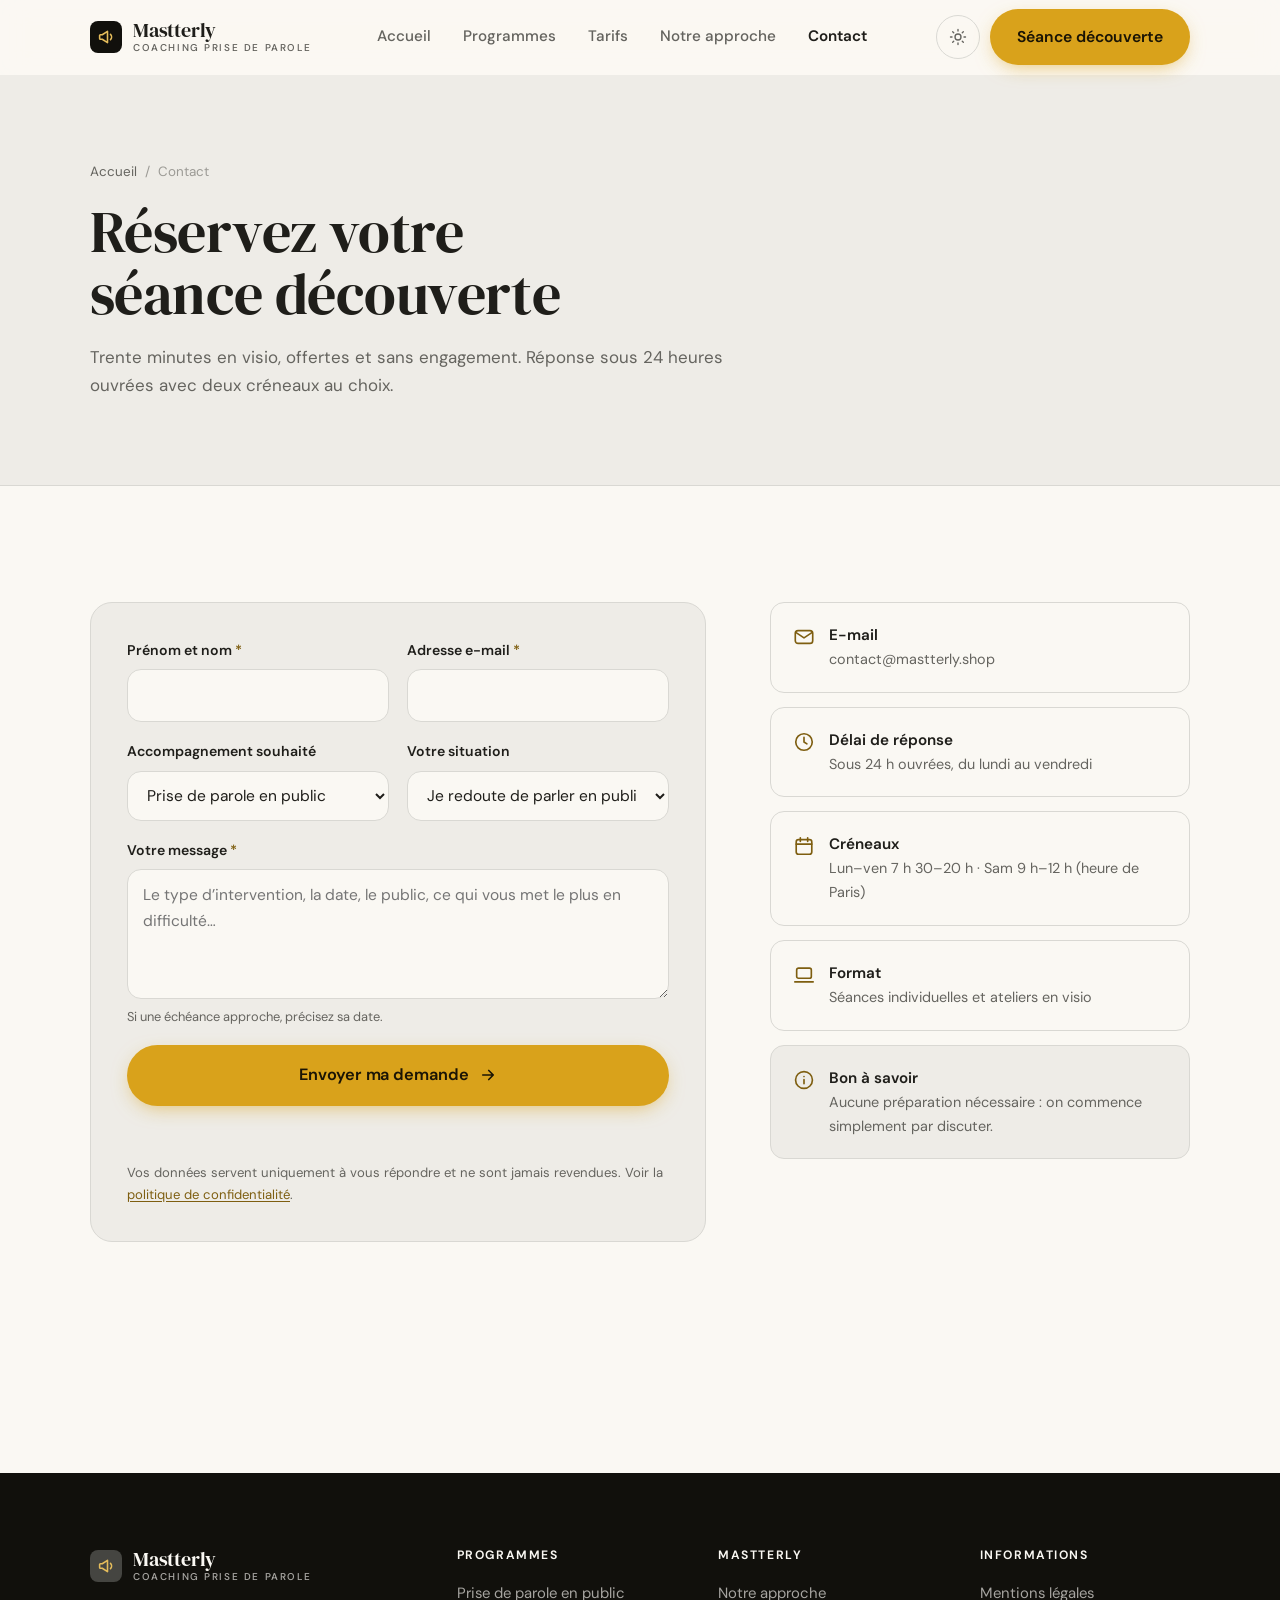
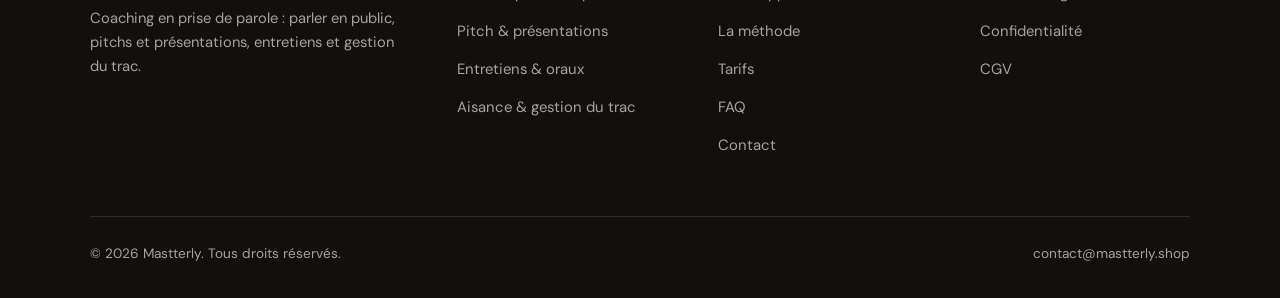
<file: contact.html>
<!DOCTYPE html>
<html lang="fr" class="no-js">
<head>
<meta charset="utf-8">
<meta name="viewport" content="width=device-width, initial-scale=1">
<title>Contact — Mastterly</title>
<meta name="description" content="Réservez votre séance découverte offerte de 30 minutes en visio. Réponse sous 24 heures ouvrées.">
<link rel="canonical" href="https://mastterly.shop/contact.html">

<meta property="og:type" content="website">
<meta property="og:url" content="https://mastterly.shop/contact.html">
<meta property="og:site_name" content="Mastterly">
<meta property="og:locale" content="fr_FR">
<meta property="og:title" content="Contact — Mastterly">
<meta property="og:description" content="Réservez votre séance découverte offerte de 30 minutes en visio. Réponse sous 24 heures ouvrées.">
<meta name="theme-color" content="#11100c">

<link rel="icon" href="assets/img/favicon.svg" type="image/svg+xml">
<link rel="preconnect" href="https://fonts.googleapis.com">
<link rel="preconnect" href="https://fonts.gstatic.com" crossorigin>
<link rel="stylesheet" href="https://fonts.googleapis.com/css2?family=DM+Serif+Display&family=DM+Sans:opsz,wght@9..40,400..700&display=swap">
<link rel="stylesheet" href="assets/css/style.css">

<!-- Thème appliqué avant le premier rendu (évite le flash) -->
<script>
document.documentElement.classList.remove('no-js');
(function(){try{var t=localStorage.getItem('site-theme');if(t){document.documentElement.setAttribute('data-theme',t);}}catch(e){}})();
</script>
</head>

<body>
<a class="skip-link" href="#main">Aller au contenu principal</a>

<header class="site-header">
  <nav class="wrap nav" aria-label="Navigation principale">
    <a class="brand" href="index.html">
      <svg class="brand__mark" viewBox="0 0 64 64" aria-hidden="true">
        <rect class="bm-bg" width="64" height="64" rx="16"/>
        <g class="bm-ic" transform="translate(14 14) scale(1.5)" fill="none" stroke-width="2.1" stroke-linecap="round" stroke-linejoin="round"><path d="M3.5 10v4a1 1 0 0 0 1 1H7l7 4.5v-15L7 9H4.5a1 1 0 0 0-1 1zM18 8.5a5 5 0 0 1 0 7"/></g>
      </svg>
      <span>Mastterly<span class="brand__sub">Coaching prise de parole</span></span>
    </a>

    <ul class="nav__links" id="nav-links">
      <li><a href="index.html">Accueil</a></li>
      <li><a href="programmes.html">Programmes</a></li>
      <li><a href="index.html#tarifs">Tarifs</a></li>
      <li><a href="a-propos.html">Notre approche</a></li>
      <li><a href="contact.html" aria-current="page">Contact</a></li>
      <li><a class="btn btn--primary" href="contact.html">Séance découverte</a></li>
    </ul>

    <div class="nav__cta">
      <button class="theme-toggle" type="button" aria-label="Passer en thème sombre">
        <svg class="icon-sun" viewBox="0 0 24 24" fill="none" stroke="currentColor" stroke-width="1.8" stroke-linecap="round" aria-hidden="true"><circle cx="12" cy="12" r="4"/><path d="M12 2v2m0 16v2M2 12h2m16 0h2M4.9 4.9l1.4 1.4m11.4 11.4 1.4 1.4M19.1 4.9l-1.4 1.4M6.3 17.7l-1.4 1.4"/></svg>
        <svg class="icon-moon" viewBox="0 0 24 24" fill="none" stroke="currentColor" stroke-width="1.8" stroke-linecap="round" stroke-linejoin="round" aria-hidden="true"><path d="M21 12.8A9 9 0 1 1 11.2 3a7 7 0 0 0 9.8 9.8z"/></svg>
      </button>
      <a class="btn btn--primary" href="contact.html">Séance découverte</a>
      <button class="nav__toggle" type="button" aria-expanded="false" aria-controls="nav-links" aria-label="Ouvrir le menu">
        <svg class="icon-open" viewBox="0 0 24 24" fill="none" stroke="currentColor" stroke-width="2" stroke-linecap="round" aria-hidden="true"><path d="M3 6h18M3 12h18M3 18h18"/></svg>
        <svg class="icon-close" viewBox="0 0 24 24" fill="none" stroke="currentColor" stroke-width="2" stroke-linecap="round" aria-hidden="true"><path d="M6 6l12 12M18 6L6 18"/></svg>
      </button>
    </div>
  </nav>
</header>

<main id="main">

<section class="page-head">
  <div class="wrap">
    <nav class="breadcrumb" aria-label="Fil d’Ariane">
      <a href="index.html">Accueil</a><span>/</span><span aria-current="page">Contact</span>
    </nav>
    <h1>Réservez votre séance découverte</h1>
    <p>Trente minutes en visio, offertes et sans engagement. Réponse sous 24 heures ouvrées avec deux créneaux au choix.</p>
  </div>
</section>

<section class="section wrap">
  <div class="form-layout">

    <!--
      FORMULAIRE : l'attribut action contient un identifiant à remplacer.
      Créez un formulaire gratuit sur https://formspree.io puis remplacez
      VOTRE_ID_FORMSPREE. En attendant, le bouton ouvre la messagerie du
      visiteur avec un message pré-rempli vers contact@mastterly.shop.
    -->
    <form class="form" id="contact-form" action="https://formspree.io/f/VOTRE_ID_FORMSPREE" method="POST"
          data-email="contact@mastterly.shop" data-subject="Demande de séance découverte"
          data-msg-mail="Votre logiciel de messagerie va s’ouvrir avec le message pré-rempli." data-msg-sending="Envoi en cours…"
          data-msg-ok="Merci ! Votre message est parti. Réponse sous 24 h ouvrées." data-msg-err="L’envoi a échoué. Écrivez-nous directement à">
      <div class="form__row">
        <div class="field">
          <label for="nom">Prénom et nom <span class="req" aria-hidden="true">*</span></label>
          <input type="text" id="nom" name="nom" autocomplete="name" required>
        </div>
        <div class="field">
          <label for="email">Adresse e-mail <span class="req" aria-hidden="true">*</span></label>
          <input type="email" id="email" name="email" autocomplete="email" required>
        </div>
      </div>

      <div class="form__row">
        <div class="field">
          <label for="programme">Accompagnement souhaité</label>
          <select id="programme" name="programme">
            <option>Prise de parole en public</option>
            <option>Pitch &amp; présentations</option>
            <option>Entretiens &amp; oraux</option>
            <option>Aisance &amp; gestion du trac</option>
            <option>Je ne sais pas encore</option>
          </select>
        </div>
        <div class="field">
          <label for="niveau">Votre situation</label>
          <select id="niveau" name="niveau">
            <option>Je redoute de parler en public</option>
            <option>Je me débrouille mais je stresse</option>
            <option>Je parle souvent en public</option>
            <option>Je veux passer un cap</option>
          </select>
        </div>
      </div>

      <div class="field">
        <label for="message">Votre message <span class="req" aria-hidden="true">*</span></label>
        <textarea id="message" name="message" required placeholder="Le type d’intervention, la date, le public, ce qui vous met le plus en difficulté…"></textarea>
        <span class="field__hint">Si une échéance approche, précisez sa date.</span>
      </div>

      <!-- Piège à robots : invisible pour les humains -->
      <div class="visually-hidden" aria-hidden="true">
        <label for="site-web">Ne remplissez pas ce champ</label>
        <input type="text" id="site-web" name="_gotcha" tabindex="-1" autocomplete="off">
      </div>

      <button class="btn btn--primary btn--lg" type="submit">Envoyer ma demande <svg viewBox="0 0 24 24" fill="none" stroke="currentColor" stroke-width="2.2" stroke-linecap="round" stroke-linejoin="round" aria-hidden="true"><path d="M5 12h14M13 6l6 6-6 6"/></svg></button>

      <p id="form-status" class="form__status" role="status" aria-live="polite"></p>

      <p class="form__note">
        Vos données servent uniquement à vous répondre et ne sont jamais revendues. Voir la <a href="mentions-legales.html#confidentialite">politique de confidentialité</a>.
      </p>
    </form>

    <aside class="contact-aside">
      <div class="contact-card">
        <svg viewBox="0 0 24 24" fill="none" stroke="currentColor" stroke-width="1.8" stroke-linecap="round" stroke-linejoin="round" aria-hidden="true"><rect x="2.5" y="5" width="19" height="14" rx="3"/><path d="M3 7l9 6 9-6"/></svg>
        <div><b>E-mail</b><a href="mailto:contact@mastterly.shop">contact@mastterly.shop</a></div>
      </div>
      <div class="contact-card">
        <svg viewBox="0 0 24 24" fill="none" stroke="currentColor" stroke-width="1.8" stroke-linecap="round" stroke-linejoin="round" aria-hidden="true"><circle cx="12" cy="12" r="9"/><path d="M12 7v5l3.2 2"/></svg>
        <div><b>Délai de réponse</b><span>Sous 24 h ouvrées, du lundi au vendredi</span></div>
      </div>
      <div class="contact-card">
        <svg viewBox="0 0 24 24" fill="none" stroke="currentColor" stroke-width="1.8" stroke-linecap="round" stroke-linejoin="round" aria-hidden="true"><rect x="3.5" y="5" width="17" height="16" rx="2.5"/><path d="M8 3v4M16 3v4M3.5 10h17"/></svg>
        <div><b>Créneaux</b><span>Lun–ven 7 h 30–20 h · Sam 9 h–12 h (heure de Paris)</span></div>
      </div>
      <div class="contact-card">
        <svg viewBox="0 0 24 24" fill="none" stroke="currentColor" stroke-width="1.8" stroke-linecap="round" stroke-linejoin="round" aria-hidden="true"><rect x="4" y="4.5" width="16" height="11" rx="2"/><path d="M2 19.5h20"/></svg>
        <div><b>Format</b><span>Séances individuelles et ateliers en visio</span></div>
      </div>
      <div class="contact-card contact-card--soft">
        <svg viewBox="0 0 24 24" fill="none" stroke="currentColor" stroke-width="1.8" stroke-linecap="round" stroke-linejoin="round" aria-hidden="true"><circle cx="12" cy="12" r="9.2"/><path d="M12 16v-4.5M12 8.2v.1"/></svg>
        <div><b>Bon à savoir</b><span>Aucune préparation nécessaire : on commence simplement par discuter.</span></div>
      </div>
    </aside>

  </div>
</section>

</main>

<footer class="site-footer">
  <div class="wrap">
    <div class="footer__grid">
      <div class="footer__brand">
        <a class="brand" href="index.html">
          <svg class="brand__mark" viewBox="0 0 64 64" aria-hidden="true">
        <rect class="bm-bg" width="64" height="64" rx="16"/>
        <g class="bm-ic" transform="translate(14 14) scale(1.5)" fill="none" stroke-width="2.1" stroke-linecap="round" stroke-linejoin="round"><path d="M3.5 10v4a1 1 0 0 0 1 1H7l7 4.5v-15L7 9H4.5a1 1 0 0 0-1 1zM18 8.5a5 5 0 0 1 0 7"/></g>
      </svg>
          <span>Mastterly<span class="brand__sub">Coaching prise de parole</span></span>
        </a>
        <p>Coaching en prise de parole : parler en public, pitchs et présentations, entretiens et gestion du trac.</p>
      </div>

      <div class="footer__col">
        <h4>Programmes</h4>
        <ul>
          <li><a href="programmes.html#public">Prise de parole en public</a></li>
          <li><a href="programmes.html#pitch">Pitch &amp; présentations</a></li>
          <li><a href="programmes.html#entretiens">Entretiens &amp; oraux</a></li>
          <li><a href="programmes.html#trac">Aisance &amp; gestion du trac</a></li>
        </ul>
      </div>

      <div class="footer__col">
        <h4>Mastterly</h4>
        <ul>
          <li><a href="a-propos.html">Notre approche</a></li>
          <li><a href="index.html#methode">La méthode</a></li>
          <li><a href="index.html#tarifs">Tarifs</a></li>
          <li><a href="index.html#faq">FAQ</a></li>
          <li><a href="contact.html">Contact</a></li>
        </ul>
      </div>

      <div class="footer__col">
        <h4>Informations</h4>
        <ul>
          <li><a href="mentions-legales.html">Mentions légales</a></li>
          <li><a href="mentions-legales.html#confidentialite">Confidentialité</a></li>
          <li><a href="mentions-legales.html#cgv">CGV</a></li>
        </ul>
      </div>
    </div>

    <div class="footer__bottom">
      <p>© <span data-year>2026</span> Mastterly. Tous droits réservés.</p>
      <p><a href="mailto:contact@mastterly.shop">contact@mastterly.shop</a></p>
    </div>
  </div>
</footer>

<script src="assets/js/main.js" defer></script>
</body>
</html>
</file>
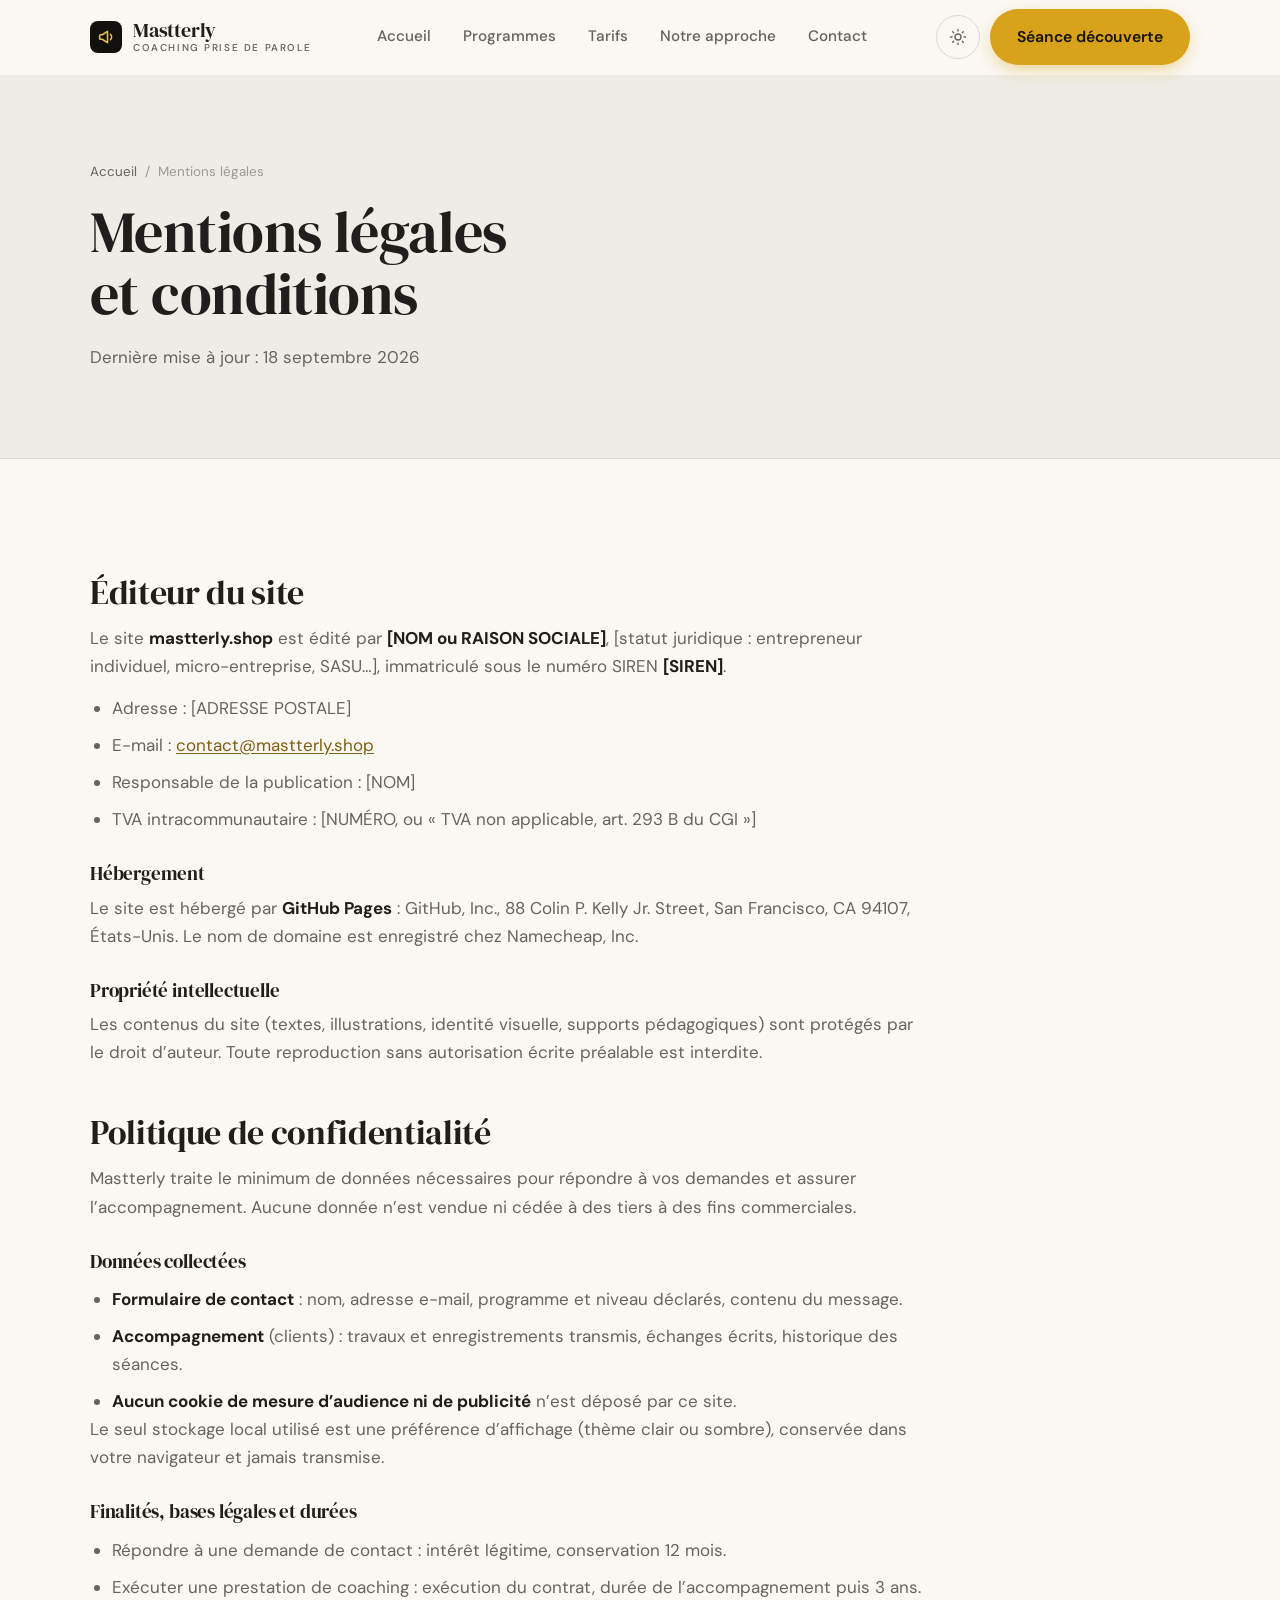
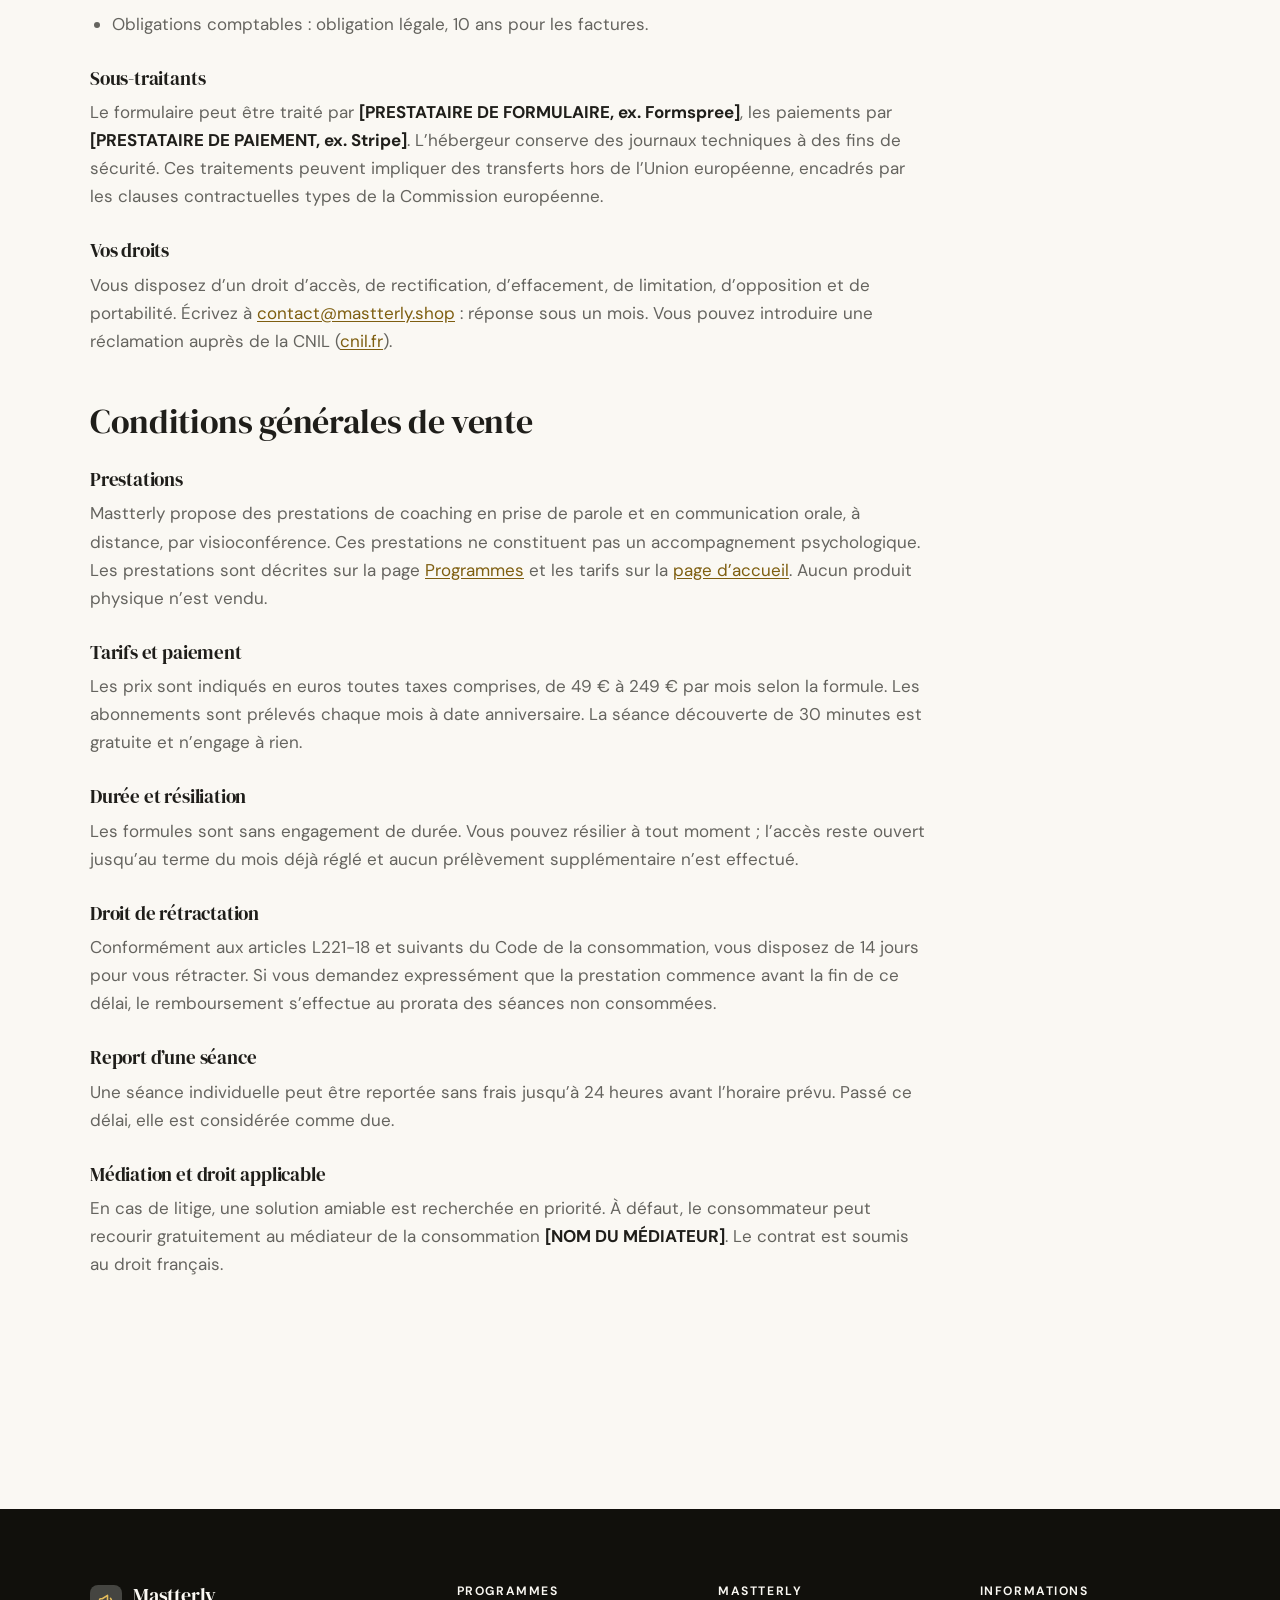
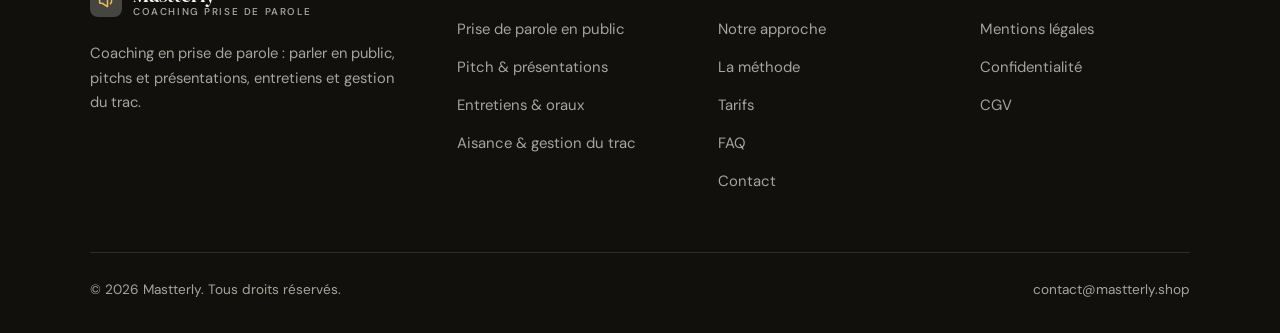
<file: mentions-legales.html>
<!DOCTYPE html>
<html lang="fr" class="no-js">
<head>
<meta charset="utf-8">
<meta name="viewport" content="width=device-width, initial-scale=1">
<title>Mentions légales, confidentialité et CGV — Mastterly</title>
<meta name="description" content="Mentions légales, politique de confidentialité et conditions générales de vente de Mastterly.">
<meta name="robots" content="noindex">

<meta property="og:type" content="website">
<meta property="og:url" content="https://mastterly.shop/mentions-legales.html">
<meta property="og:site_name" content="Mastterly">
<meta property="og:locale" content="fr_FR">
<meta property="og:title" content="Mentions légales, confidentialité et CGV — Mastterly">
<meta property="og:description" content="Mentions légales, politique de confidentialité et conditions générales de vente de Mastterly.">
<meta name="theme-color" content="#11100c">

<link rel="icon" href="assets/img/favicon.svg" type="image/svg+xml">
<link rel="preconnect" href="https://fonts.googleapis.com">
<link rel="preconnect" href="https://fonts.gstatic.com" crossorigin>
<link rel="stylesheet" href="https://fonts.googleapis.com/css2?family=DM+Serif+Display&family=DM+Sans:opsz,wght@9..40,400..700&display=swap">
<link rel="stylesheet" href="assets/css/style.css">

<!-- Thème appliqué avant le premier rendu (évite le flash) -->
<script>
document.documentElement.classList.remove('no-js');
(function(){try{var t=localStorage.getItem('site-theme');if(t){document.documentElement.setAttribute('data-theme',t);}}catch(e){}})();
</script>
</head>

<body>
<a class="skip-link" href="#main">Aller au contenu principal</a>

<header class="site-header">
  <nav class="wrap nav" aria-label="Navigation principale">
    <a class="brand" href="index.html">
      <svg class="brand__mark" viewBox="0 0 64 64" aria-hidden="true">
        <rect class="bm-bg" width="64" height="64" rx="16"/>
        <g class="bm-ic" transform="translate(14 14) scale(1.5)" fill="none" stroke-width="2.1" stroke-linecap="round" stroke-linejoin="round"><path d="M3.5 10v4a1 1 0 0 0 1 1H7l7 4.5v-15L7 9H4.5a1 1 0 0 0-1 1zM18 8.5a5 5 0 0 1 0 7"/></g>
      </svg>
      <span>Mastterly<span class="brand__sub">Coaching prise de parole</span></span>
    </a>

    <ul class="nav__links" id="nav-links">
      <li><a href="index.html">Accueil</a></li>
      <li><a href="programmes.html">Programmes</a></li>
      <li><a href="index.html#tarifs">Tarifs</a></li>
      <li><a href="a-propos.html">Notre approche</a></li>
      <li><a href="contact.html">Contact</a></li>
      <li><a class="btn btn--primary" href="contact.html">Séance découverte</a></li>
    </ul>

    <div class="nav__cta">
      <button class="theme-toggle" type="button" aria-label="Passer en thème sombre">
        <svg class="icon-sun" viewBox="0 0 24 24" fill="none" stroke="currentColor" stroke-width="1.8" stroke-linecap="round" aria-hidden="true"><circle cx="12" cy="12" r="4"/><path d="M12 2v2m0 16v2M2 12h2m16 0h2M4.9 4.9l1.4 1.4m11.4 11.4 1.4 1.4M19.1 4.9l-1.4 1.4M6.3 17.7l-1.4 1.4"/></svg>
        <svg class="icon-moon" viewBox="0 0 24 24" fill="none" stroke="currentColor" stroke-width="1.8" stroke-linecap="round" stroke-linejoin="round" aria-hidden="true"><path d="M21 12.8A9 9 0 1 1 11.2 3a7 7 0 0 0 9.8 9.8z"/></svg>
      </button>
      <a class="btn btn--primary" href="contact.html">Séance découverte</a>
      <button class="nav__toggle" type="button" aria-expanded="false" aria-controls="nav-links" aria-label="Ouvrir le menu">
        <svg class="icon-open" viewBox="0 0 24 24" fill="none" stroke="currentColor" stroke-width="2" stroke-linecap="round" aria-hidden="true"><path d="M3 6h18M3 12h18M3 18h18"/></svg>
        <svg class="icon-close" viewBox="0 0 24 24" fill="none" stroke="currentColor" stroke-width="2" stroke-linecap="round" aria-hidden="true"><path d="M6 6l12 12M18 6L6 18"/></svg>
      </button>
    </div>
  </nav>
</header>

<main id="main">

<section class="page-head">
  <div class="wrap">
    <nav class="breadcrumb" aria-label="Fil d'Ariane">
      <a href="index.html">Accueil</a><span>/</span><span aria-current="page">Mentions légales</span>
    </nav>
    <h1>Mentions légales et conditions</h1>
    <p>Dernière mise à jour : <time datetime="2026-09-18">18 septembre 2026</time></p>
  </div>
</section>

<section class="section wrap">
  <div class="prose">

    <!--
      À COMPLÉTER : ce document est un squelette, pas un conseil juridique.
      Remplacez chaque [CROCHET] par vos informations réelles. En France,
      l'identité de l'éditeur est obligatoire (art. 6-III LCEN).
    -->

    <h2 id="editeur">Éditeur du site</h2>
    <p>
      Le site <strong>mastterly.shop</strong> est édité par <strong>[NOM ou RAISON SOCIALE]</strong>,
      [statut juridique : entrepreneur individuel, micro-entreprise, SASU…],
      immatriculé sous le numéro SIREN <strong>[SIREN]</strong>.
    </p>
    <ul>
      <li>Adresse : [ADRESSE POSTALE]</li>
      <li>E-mail : <a href="mailto:contact@mastterly.shop">contact@mastterly.shop</a></li>
      <li>Responsable de la publication : [NOM]</li>
      <li>TVA intracommunautaire : [NUMÉRO, ou « TVA non applicable, art. 293 B du CGI »]</li>
    </ul>

    <h3>Hébergement</h3>
    <p>
      Le site est hébergé par <strong>GitHub Pages</strong> : GitHub, Inc., 88 Colin P. Kelly Jr. Street,
      San Francisco, CA 94107, États-Unis. Le nom de domaine est enregistré chez Namecheap, Inc.
    </p>

    <h3>Propriété intellectuelle</h3>
    <p>
      Les contenus du site (textes, illustrations, identité visuelle, supports pédagogiques) sont
      protégés par le droit d’auteur. Toute reproduction sans autorisation écrite préalable est interdite.
    </p>

    <h2 id="confidentialite">Politique de confidentialité</h2>
    <p>
      Mastterly traite le minimum de données nécessaires pour répondre à vos demandes et assurer
      l’accompagnement. Aucune donnée n’est vendue ni cédée à des tiers à des fins commerciales.
    </p>
    <h3>Données collectées</h3>
    <ul>
      <li><strong>Formulaire de contact</strong> : nom, adresse e-mail, programme et niveau déclarés, contenu du message.</li>
      <li><strong>Accompagnement</strong> (clients) : travaux et enregistrements transmis, échanges écrits, historique des séances.</li>
      <li><strong>Aucun cookie de mesure d’audience ni de publicité</strong> n’est déposé par ce site.</li>
    </ul>
    <p>
      Le seul stockage local utilisé est une préférence d’affichage (thème clair ou sombre), conservée
      dans votre navigateur et jamais transmise.
    </p>
    <h3>Finalités, bases légales et durées</h3>
    <ul>
      <li>Répondre à une demande de contact : intérêt légitime, conservation 12 mois.</li>
      <li>Exécuter une prestation de coaching : exécution du contrat, durée de l’accompagnement puis 3 ans.</li>
      <li>Obligations comptables : obligation légale, 10 ans pour les factures.</li>
    </ul>
    <h3>Sous-traitants</h3>
    <p>
      Le formulaire peut être traité par <strong>[PRESTATAIRE DE FORMULAIRE, ex. Formspree]</strong>, les paiements
      par <strong>[PRESTATAIRE DE PAIEMENT, ex. Stripe]</strong>. L’hébergeur conserve des journaux techniques à des
      fins de sécurité. Ces traitements peuvent impliquer des transferts hors de l’Union européenne, encadrés par
      les clauses contractuelles types de la Commission européenne.
    </p>
    <h3>Vos droits</h3>
    <p>
      Vous disposez d’un droit d’accès, de rectification, d’effacement, de limitation, d’opposition et de
      portabilité. Écrivez à <a href="mailto:contact@mastterly.shop">contact@mastterly.shop</a> : réponse sous un mois. Vous pouvez
      introduire une réclamation auprès de la CNIL (<a href="https://www.cnil.fr" rel="noopener" target="_blank">cnil.fr</a>).
    </p>

    <h2 id="cgv">Conditions générales de vente</h2>
    <h3>Prestations</h3>
    <p>
      Mastterly propose des prestations de coaching en prise de parole et en communication orale, à distance, par visioconférence. Ces prestations ne constituent pas un accompagnement psychologique. Les prestations sont décrites sur la page
      <a href="programmes.html">Programmes</a> et les tarifs sur la <a href="index.html#tarifs">page d’accueil</a>.
      Aucun produit physique n’est vendu.
    </p>
    <h3>Tarifs et paiement</h3>
    <p>
      Les prix sont indiqués en euros toutes taxes comprises, de 49 € à 249 € par mois
      selon la formule. Les abonnements sont prélevés chaque mois à date anniversaire. La séance découverte de 30 minutes est gratuite et n’engage à rien.
    </p>
    <h3>Durée et résiliation</h3>
    <p>
      Les formules sont sans engagement de durée. Vous pouvez résilier à tout moment ; l’accès reste ouvert
      jusqu’au terme du mois déjà réglé et aucun prélèvement supplémentaire n’est effectué.
    </p>
    <h3>Droit de rétractation</h3>
    <p>
      Conformément aux articles L221-18 et suivants du Code de la consommation, vous disposez de 14 jours pour
      vous rétracter. Si vous demandez expressément que la prestation commence avant la fin de ce délai, le
      remboursement s’effectue au prorata des séances non consommées.
    </p>
    <h3>Report d’une séance</h3>
    <p>
      Une séance individuelle peut être reportée sans frais jusqu’à 24 heures avant l’horaire prévu. Passé ce
      délai, elle est considérée comme due.
    </p>
    <h3>Médiation et droit applicable</h3>
    <p>
      En cas de litige, une solution amiable est recherchée en priorité. À défaut, le consommateur peut recourir
      gratuitement au médiateur de la consommation <strong>[NOM DU MÉDIATEUR]</strong>. Le contrat est soumis au droit français.
    </p>

  </div>
</section>

</main>

<footer class="site-footer">
  <div class="wrap">
    <div class="footer__grid">
      <div class="footer__brand">
        <a class="brand" href="index.html">
          <svg class="brand__mark" viewBox="0 0 64 64" aria-hidden="true">
        <rect class="bm-bg" width="64" height="64" rx="16"/>
        <g class="bm-ic" transform="translate(14 14) scale(1.5)" fill="none" stroke-width="2.1" stroke-linecap="round" stroke-linejoin="round"><path d="M3.5 10v4a1 1 0 0 0 1 1H7l7 4.5v-15L7 9H4.5a1 1 0 0 0-1 1zM18 8.5a5 5 0 0 1 0 7"/></g>
      </svg>
          <span>Mastterly<span class="brand__sub">Coaching prise de parole</span></span>
        </a>
        <p>Coaching en prise de parole : parler en public, pitchs et présentations, entretiens et gestion du trac.</p>
      </div>

      <div class="footer__col">
        <h4>Programmes</h4>
        <ul>
          <li><a href="programmes.html#public">Prise de parole en public</a></li>
          <li><a href="programmes.html#pitch">Pitch &amp; présentations</a></li>
          <li><a href="programmes.html#entretiens">Entretiens &amp; oraux</a></li>
          <li><a href="programmes.html#trac">Aisance &amp; gestion du trac</a></li>
        </ul>
      </div>

      <div class="footer__col">
        <h4>Mastterly</h4>
        <ul>
          <li><a href="a-propos.html">Notre approche</a></li>
          <li><a href="index.html#methode">La méthode</a></li>
          <li><a href="index.html#tarifs">Tarifs</a></li>
          <li><a href="index.html#faq">FAQ</a></li>
          <li><a href="contact.html">Contact</a></li>
        </ul>
      </div>

      <div class="footer__col">
        <h4>Informations</h4>
        <ul>
          <li><a href="mentions-legales.html">Mentions légales</a></li>
          <li><a href="mentions-legales.html#confidentialite">Confidentialité</a></li>
          <li><a href="mentions-legales.html#cgv">CGV</a></li>
        </ul>
      </div>
    </div>

    <div class="footer__bottom">
      <p>© <span data-year>2026</span> Mastterly. Tous droits réservés.</p>
      <p><a href="mailto:contact@mastterly.shop">contact@mastterly.shop</a></p>
    </div>
  </div>
</footer>

<script src="assets/js/main.js" defer></script>
</body>
</html>
</file>
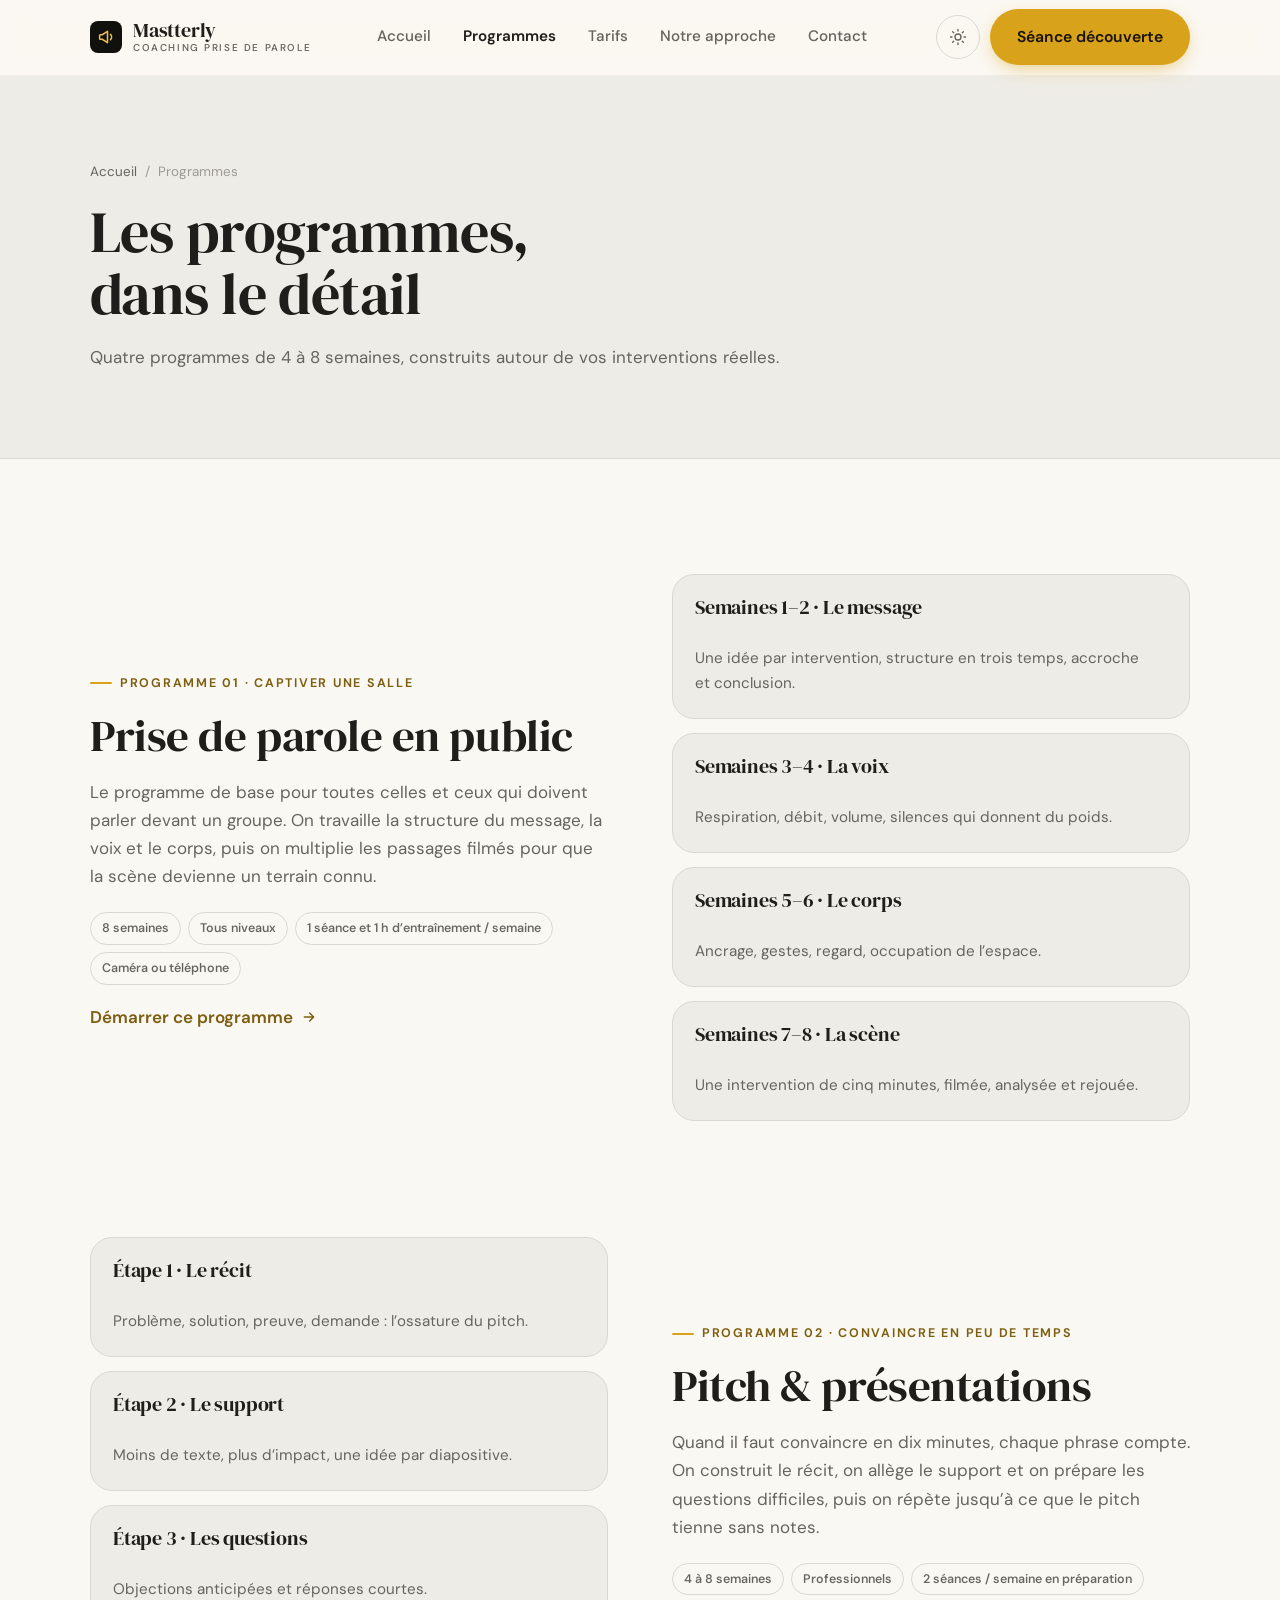
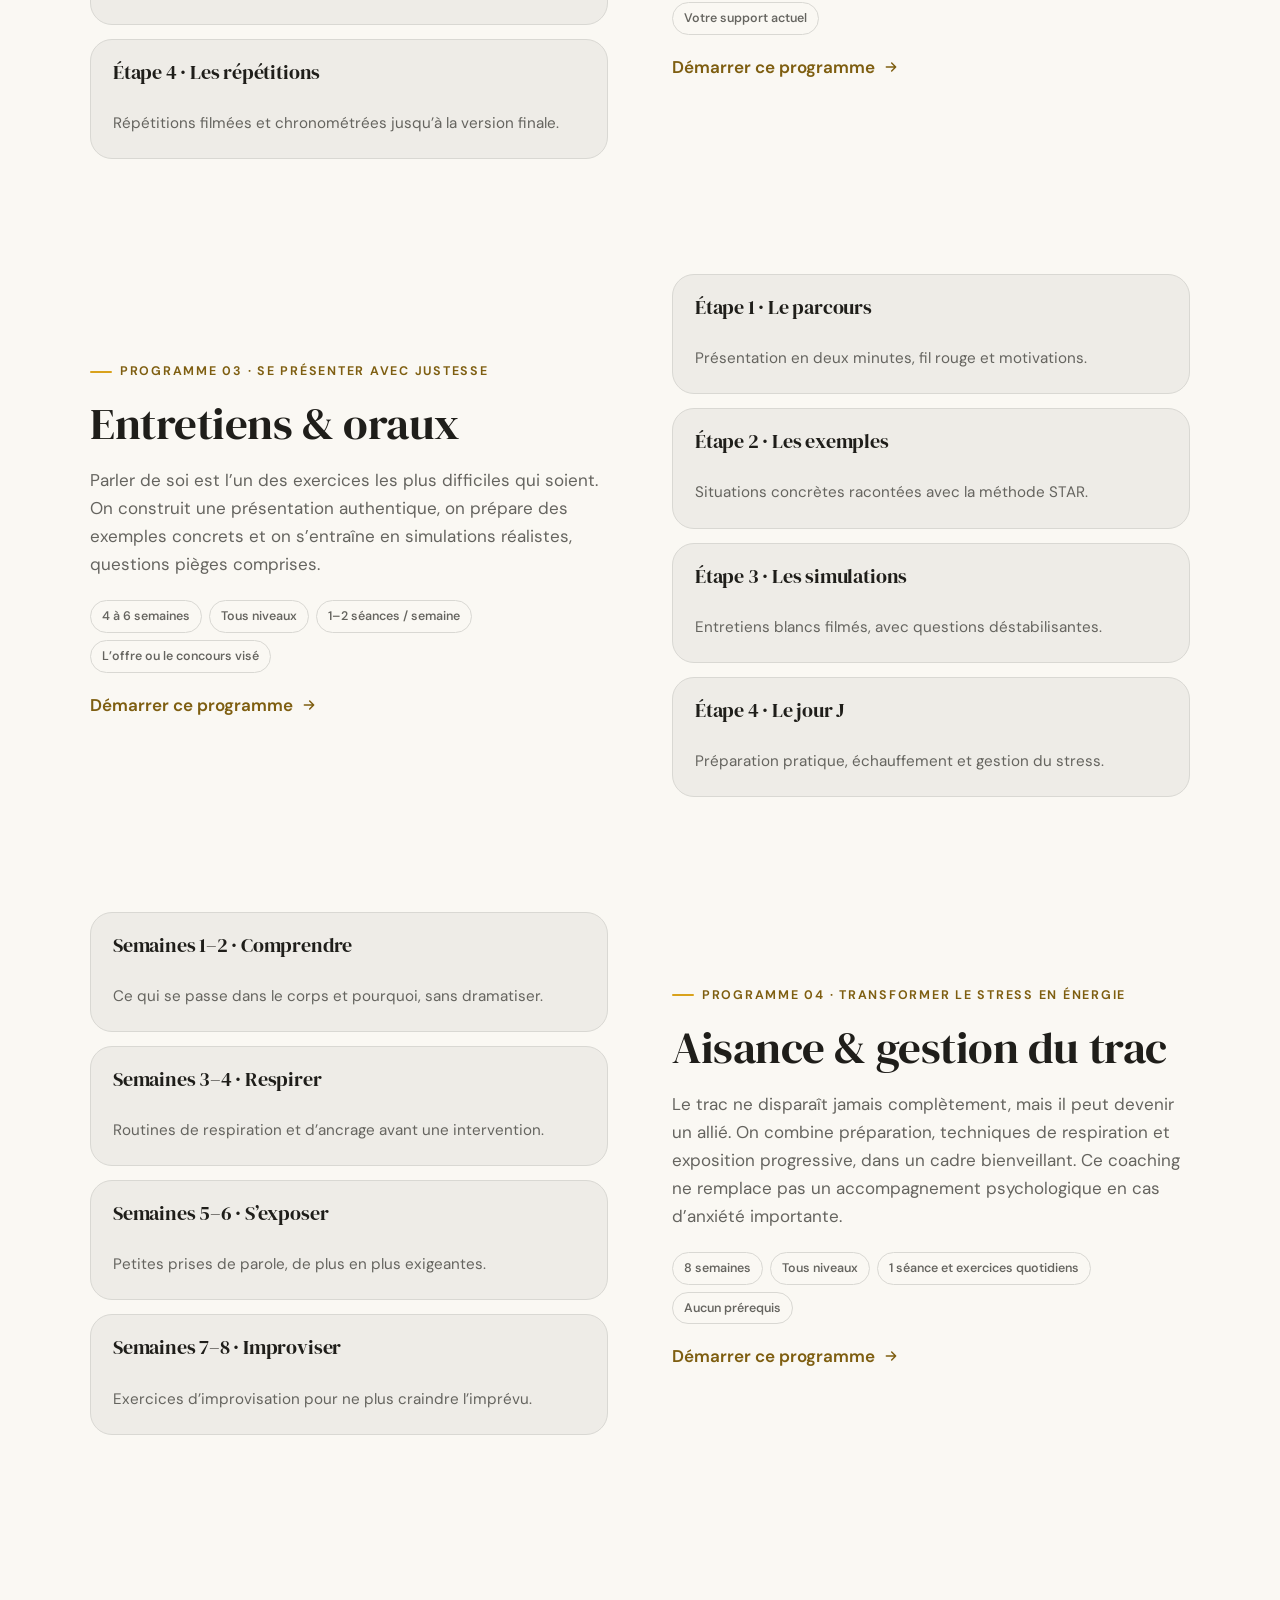
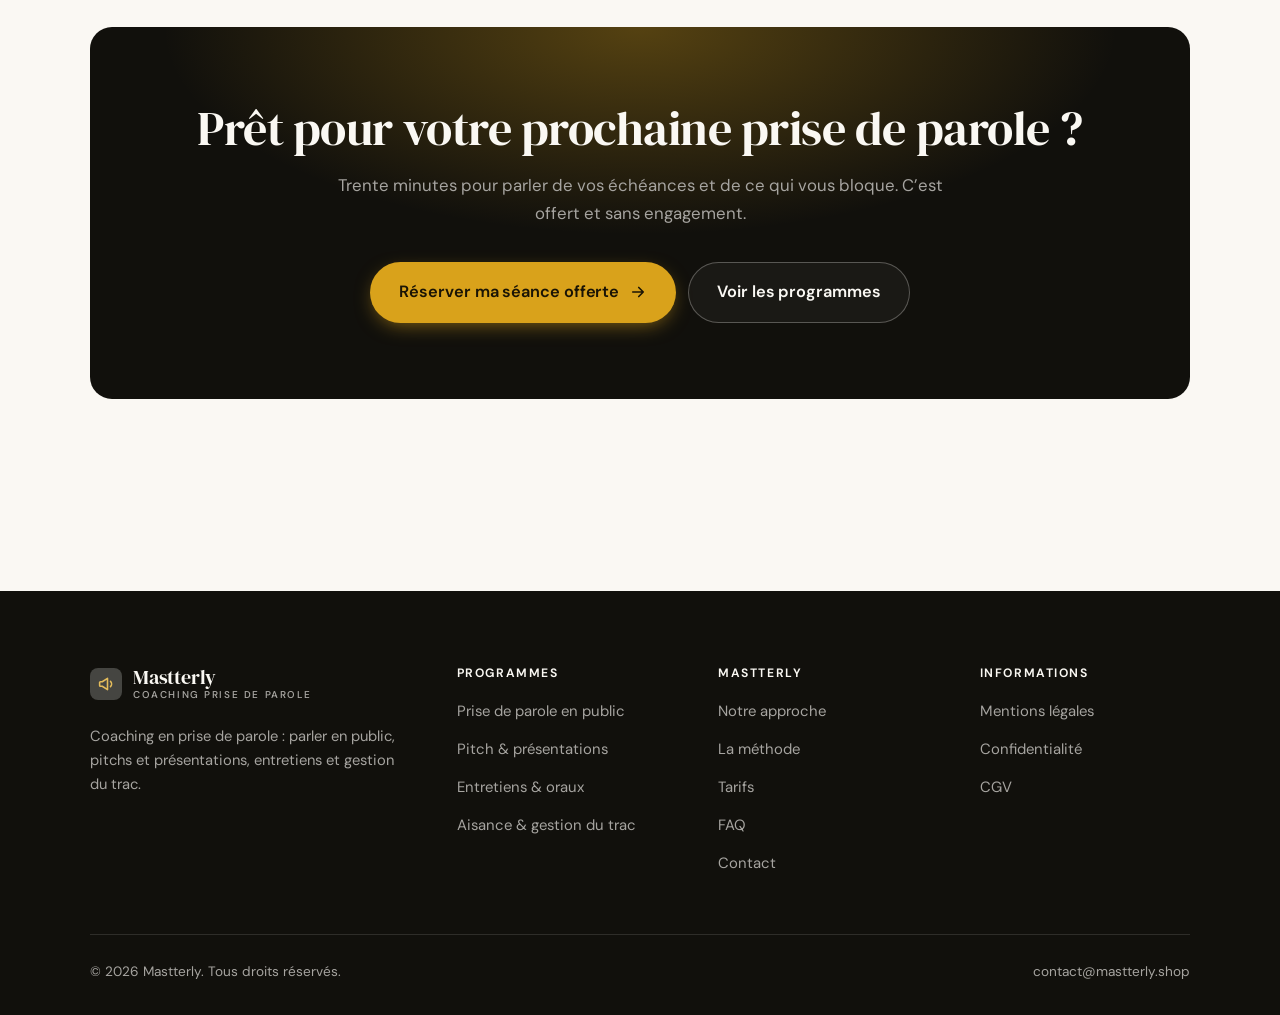
<file: programmes.html>
<!DOCTYPE html>
<html lang="fr" class="no-js">
<head>
<meta charset="utf-8">
<meta name="viewport" content="width=device-width, initial-scale=1">
<title>Programmes — Mastterly</title>
<meta name="description" content="Programmes de coaching en prise de parole : parler en public, pitch et présentations, entretiens et oraux, gestion du trac. Contenu étape par étape.">
<link rel="canonical" href="https://mastterly.shop/programmes.html">

<meta property="og:type" content="website">
<meta property="og:url" content="https://mastterly.shop/programmes.html">
<meta property="og:site_name" content="Mastterly">
<meta property="og:locale" content="fr_FR">
<meta property="og:title" content="Programmes — Mastterly">
<meta property="og:description" content="Programmes de coaching en prise de parole : parler en public, pitch et présentations, entretiens et oraux, gestion du trac. Contenu étape par étape.">
<meta name="theme-color" content="#11100c">

<link rel="icon" href="assets/img/favicon.svg" type="image/svg+xml">
<link rel="preconnect" href="https://fonts.googleapis.com">
<link rel="preconnect" href="https://fonts.gstatic.com" crossorigin>
<link rel="stylesheet" href="https://fonts.googleapis.com/css2?family=DM+Serif+Display&family=DM+Sans:opsz,wght@9..40,400..700&display=swap">
<link rel="stylesheet" href="assets/css/style.css">

<!-- Thème appliqué avant le premier rendu (évite le flash) -->
<script>
document.documentElement.classList.remove('no-js');
(function(){try{var t=localStorage.getItem('site-theme');if(t){document.documentElement.setAttribute('data-theme',t);}}catch(e){}})();
</script>
</head>

<body>
<a class="skip-link" href="#main">Aller au contenu principal</a>

<header class="site-header">
  <nav class="wrap nav" aria-label="Navigation principale">
    <a class="brand" href="index.html">
      <svg class="brand__mark" viewBox="0 0 64 64" aria-hidden="true">
        <rect class="bm-bg" width="64" height="64" rx="16"/>
        <g class="bm-ic" transform="translate(14 14) scale(1.5)" fill="none" stroke-width="2.1" stroke-linecap="round" stroke-linejoin="round"><path d="M3.5 10v4a1 1 0 0 0 1 1H7l7 4.5v-15L7 9H4.5a1 1 0 0 0-1 1zM18 8.5a5 5 0 0 1 0 7"/></g>
      </svg>
      <span>Mastterly<span class="brand__sub">Coaching prise de parole</span></span>
    </a>

    <ul class="nav__links" id="nav-links">
      <li><a href="index.html">Accueil</a></li>
      <li><a href="programmes.html" aria-current="page">Programmes</a></li>
      <li><a href="index.html#tarifs">Tarifs</a></li>
      <li><a href="a-propos.html">Notre approche</a></li>
      <li><a href="contact.html">Contact</a></li>
      <li><a class="btn btn--primary" href="contact.html">Séance découverte</a></li>
    </ul>

    <div class="nav__cta">
      <button class="theme-toggle" type="button" aria-label="Passer en thème sombre">
        <svg class="icon-sun" viewBox="0 0 24 24" fill="none" stroke="currentColor" stroke-width="1.8" stroke-linecap="round" aria-hidden="true"><circle cx="12" cy="12" r="4"/><path d="M12 2v2m0 16v2M2 12h2m16 0h2M4.9 4.9l1.4 1.4m11.4 11.4 1.4 1.4M19.1 4.9l-1.4 1.4M6.3 17.7l-1.4 1.4"/></svg>
        <svg class="icon-moon" viewBox="0 0 24 24" fill="none" stroke="currentColor" stroke-width="1.8" stroke-linecap="round" stroke-linejoin="round" aria-hidden="true"><path d="M21 12.8A9 9 0 1 1 11.2 3a7 7 0 0 0 9.8 9.8z"/></svg>
      </button>
      <a class="btn btn--primary" href="contact.html">Séance découverte</a>
      <button class="nav__toggle" type="button" aria-expanded="false" aria-controls="nav-links" aria-label="Ouvrir le menu">
        <svg class="icon-open" viewBox="0 0 24 24" fill="none" stroke="currentColor" stroke-width="2" stroke-linecap="round" aria-hidden="true"><path d="M3 6h18M3 12h18M3 18h18"/></svg>
        <svg class="icon-close" viewBox="0 0 24 24" fill="none" stroke="currentColor" stroke-width="2" stroke-linecap="round" aria-hidden="true"><path d="M6 6l12 12M18 6L6 18"/></svg>
      </button>
    </div>
  </nav>
</header>

<main id="main">

<section class="page-head">
  <div class="wrap">
    <nav class="breadcrumb" aria-label="Fil d’Ariane">
      <a href="index.html">Accueil</a><span>/</span><span aria-current="page">Programmes</span>
    </nav>
    <h1>Les programmes, dans le détail</h1>
    <p>Quatre programmes de 4 à 8 semaines, construits autour de vos interventions réelles.</p>
  </div>
</section>

<section class="section wrap" id="public">
  <div class="split reveal">
    <div>
      <span class="eyebrow">Programme 01 · Captiver une salle</span>
      <h2>Prise de parole en public</h2>
      <p>Le programme de base pour toutes celles et ceux qui doivent parler devant un groupe. On travaille la structure du message, la voix et le corps, puis on multiplie les passages filmés pour que la scène devienne un terrain connu.</p>
      <ul class="tags"><li>8 semaines</li><li>Tous niveaux</li><li>1 séance et 1 h d’entraînement / semaine</li><li>Caméra ou téléphone</li></ul>
      <p><a class="arrow-link" href="contact.html">Démarrer ce programme <svg viewBox="0 0 24 24" fill="none" stroke="currentColor" stroke-width="2.2" stroke-linecap="round" stroke-linejoin="round" aria-hidden="true"><path d="M5 12h14M13 6l6 6-6 6"/></svg></a></p>
    </div>
    <div class="grid grid--2 grid--tight">
      <article class="card card--sm">
        <h3>Semaines 1–2 · Le message</h3>
        <p>Une idée par intervention, structure en trois temps, accroche et conclusion.</p>
      </article>
      <article class="card card--sm">
        <h3>Semaines 3–4 · La voix</h3>
        <p>Respiration, débit, volume, silences qui donnent du poids.</p>
      </article>
      <article class="card card--sm">
        <h3>Semaines 5–6 · Le corps</h3>
        <p>Ancrage, gestes, regard, occupation de l’espace.</p>
      </article>
      <article class="card card--sm">
        <h3>Semaines 7–8 · La scène</h3>
        <p>Une intervention de cinq minutes, filmée, analysée et rejouée.</p>
      </article>
    </div>
  </div>
</section>

<section class="section section--flush wrap" id="pitch">
  <div class="split reveal">
    <div class="grid grid--2 grid--tight">
      <article class="card card--sm">
        <h3>Étape 1 · Le récit</h3>
        <p>Problème, solution, preuve, demande : l’ossature du pitch.</p>
      </article>
      <article class="card card--sm">
        <h3>Étape 2 · Le support</h3>
        <p>Moins de texte, plus d’impact, une idée par diapositive.</p>
      </article>
      <article class="card card--sm">
        <h3>Étape 3 · Les questions</h3>
        <p>Objections anticipées et réponses courtes.</p>
      </article>
      <article class="card card--sm">
        <h3>Étape 4 · Les répétitions</h3>
        <p>Répétitions filmées et chronométrées jusqu’à la version finale.</p>
      </article>
    </div>
    <div>
      <span class="eyebrow">Programme 02 · Convaincre en peu de temps</span>
      <h2>Pitch &amp; présentations</h2>
      <p>Quand il faut convaincre en dix minutes, chaque phrase compte. On construit le récit, on allège le support et on prépare les questions difficiles, puis on répète jusqu’à ce que le pitch tienne sans notes.</p>
      <ul class="tags"><li>4 à 8 semaines</li><li>Professionnels</li><li>2 séances / semaine en préparation</li><li>Votre support actuel</li></ul>
      <p><a class="arrow-link" href="contact.html">Démarrer ce programme <svg viewBox="0 0 24 24" fill="none" stroke="currentColor" stroke-width="2.2" stroke-linecap="round" stroke-linejoin="round" aria-hidden="true"><path d="M5 12h14M13 6l6 6-6 6"/></svg></a></p>
    </div>
  </div>
</section>

<section class="section section--flush wrap" id="entretiens">
  <div class="split reveal">
    <div>
      <span class="eyebrow">Programme 03 · Se présenter avec justesse</span>
      <h2>Entretiens &amp; oraux</h2>
      <p>Parler de soi est l’un des exercices les plus difficiles qui soient. On construit une présentation authentique, on prépare des exemples concrets et on s’entraîne en simulations réalistes, questions pièges comprises.</p>
      <ul class="tags"><li>4 à 6 semaines</li><li>Tous niveaux</li><li>1–2 séances / semaine</li><li>L’offre ou le concours visé</li></ul>
      <p><a class="arrow-link" href="contact.html">Démarrer ce programme <svg viewBox="0 0 24 24" fill="none" stroke="currentColor" stroke-width="2.2" stroke-linecap="round" stroke-linejoin="round" aria-hidden="true"><path d="M5 12h14M13 6l6 6-6 6"/></svg></a></p>
    </div>
    <div class="grid grid--2 grid--tight">
      <article class="card card--sm">
        <h3>Étape 1 · Le parcours</h3>
        <p>Présentation en deux minutes, fil rouge et motivations.</p>
      </article>
      <article class="card card--sm">
        <h3>Étape 2 · Les exemples</h3>
        <p>Situations concrètes racontées avec la méthode STAR.</p>
      </article>
      <article class="card card--sm">
        <h3>Étape 3 · Les simulations</h3>
        <p>Entretiens blancs filmés, avec questions déstabilisantes.</p>
      </article>
      <article class="card card--sm">
        <h3>Étape 4 · Le jour J</h3>
        <p>Préparation pratique, échauffement et gestion du stress.</p>
      </article>
    </div>
  </div>
</section>

<section class="section section--flush wrap" id="trac">
  <div class="split reveal">
    <div class="grid grid--2 grid--tight">
      <article class="card card--sm">
        <h3>Semaines 1–2 · Comprendre</h3>
        <p>Ce qui se passe dans le corps et pourquoi, sans dramatiser.</p>
      </article>
      <article class="card card--sm">
        <h3>Semaines 3–4 · Respirer</h3>
        <p>Routines de respiration et d’ancrage avant une intervention.</p>
      </article>
      <article class="card card--sm">
        <h3>Semaines 5–6 · S’exposer</h3>
        <p>Petites prises de parole, de plus en plus exigeantes.</p>
      </article>
      <article class="card card--sm">
        <h3>Semaines 7–8 · Improviser</h3>
        <p>Exercices d’improvisation pour ne plus craindre l’imprévu.</p>
      </article>
    </div>
    <div>
      <span class="eyebrow">Programme 04 · Transformer le stress en énergie</span>
      <h2>Aisance &amp; gestion du trac</h2>
      <p>Le trac ne disparaît jamais complètement, mais il peut devenir un allié. On combine préparation, techniques de respiration et exposition progressive, dans un cadre bienveillant. Ce coaching ne remplace pas un accompagnement psychologique en cas d’anxiété importante.</p>
      <ul class="tags"><li>8 semaines</li><li>Tous niveaux</li><li>1 séance et exercices quotidiens</li><li>Aucun prérequis</li></ul>
      <p><a class="arrow-link" href="contact.html">Démarrer ce programme <svg viewBox="0 0 24 24" fill="none" stroke="currentColor" stroke-width="2.2" stroke-linecap="round" stroke-linejoin="round" aria-hidden="true"><path d="M5 12h14M13 6l6 6-6 6"/></svg></a></p>
    </div>
  </div>
</section>

<section class="wrap section--tight">
  <div class="cta-band reveal">
    <h2>Prêt pour votre prochaine prise de parole ?</h2>
    <p>Trente minutes pour parler de vos échéances et de ce qui vous bloque. C’est offert et sans engagement.</p>
    <div class="hero__actions">
      <a class="btn btn--primary btn--lg" href="contact.html">Réserver ma séance offerte <svg viewBox="0 0 24 24" fill="none" stroke="currentColor" stroke-width="2.2" stroke-linecap="round" stroke-linejoin="round" aria-hidden="true"><path d="M5 12h14M13 6l6 6-6 6"/></svg></a>
      <a class="btn btn--on-dark btn--lg" href="programmes.html">Voir les programmes</a>
    </div>
  </div>
</section>

</main>

<footer class="site-footer">
  <div class="wrap">
    <div class="footer__grid">
      <div class="footer__brand">
        <a class="brand" href="index.html">
          <svg class="brand__mark" viewBox="0 0 64 64" aria-hidden="true">
        <rect class="bm-bg" width="64" height="64" rx="16"/>
        <g class="bm-ic" transform="translate(14 14) scale(1.5)" fill="none" stroke-width="2.1" stroke-linecap="round" stroke-linejoin="round"><path d="M3.5 10v4a1 1 0 0 0 1 1H7l7 4.5v-15L7 9H4.5a1 1 0 0 0-1 1zM18 8.5a5 5 0 0 1 0 7"/></g>
      </svg>
          <span>Mastterly<span class="brand__sub">Coaching prise de parole</span></span>
        </a>
        <p>Coaching en prise de parole : parler en public, pitchs et présentations, entretiens et gestion du trac.</p>
      </div>

      <div class="footer__col">
        <h4>Programmes</h4>
        <ul>
          <li><a href="programmes.html#public">Prise de parole en public</a></li>
          <li><a href="programmes.html#pitch">Pitch &amp; présentations</a></li>
          <li><a href="programmes.html#entretiens">Entretiens &amp; oraux</a></li>
          <li><a href="programmes.html#trac">Aisance &amp; gestion du trac</a></li>
        </ul>
      </div>

      <div class="footer__col">
        <h4>Mastterly</h4>
        <ul>
          <li><a href="a-propos.html">Notre approche</a></li>
          <li><a href="index.html#methode">La méthode</a></li>
          <li><a href="index.html#tarifs">Tarifs</a></li>
          <li><a href="index.html#faq">FAQ</a></li>
          <li><a href="contact.html">Contact</a></li>
        </ul>
      </div>

      <div class="footer__col">
        <h4>Informations</h4>
        <ul>
          <li><a href="mentions-legales.html">Mentions légales</a></li>
          <li><a href="mentions-legales.html#confidentialite">Confidentialité</a></li>
          <li><a href="mentions-legales.html#cgv">CGV</a></li>
        </ul>
      </div>
    </div>

    <div class="footer__bottom">
      <p>© <span data-year>2026</span> Mastterly. Tous droits réservés.</p>
      <p><a href="mailto:contact@mastterly.shop">contact@mastterly.shop</a></p>
    </div>
  </div>
</footer>

<script src="assets/js/main.js" defer></script>
</body>
</html>
</file>
<file: assets/css/style.css>
/* Mastterly — couleurs et polices de la marque.
   Modifier ces valeurs suffit à changer l'identité visuelle de tout le site. */
:root {
  --c-accent:    #d9a21b;
  --c-on-accent: #1a1405;
  --c-ink:       #11100c;
  --c-paper:     #faf8f3;

  --accent-ink-light: color-mix(in srgb, var(--c-accent) 58%, black);
  --accent-on-dark:   color-mix(in srgb, var(--c-accent) 72%, white);

  --font-display: "DM Serif Display", Georgia, "Times New Roman", serif;
  --font-body: "DM Sans", system-ui, -apple-system, "Segoe UI", sans-serif;
  --display-weight: 400;
  --display-tracking: -.01em;
}

/* ==========================================================================
   Feuille de style commune aux sites de coaching
   Les couleurs de marque (--c-accent, --c-on-accent, --c-ink, --c-paper) et
   les polices sont définies juste au-dessus, par site. Tout le reste en dérive.
   ========================================================================== */

/* --------------------------------------------------------------------------
   1. Tokens dérivés
   -------------------------------------------------------------------------- */

:root {
  /* Thème clair */
  --paper:      var(--c-paper);
  --paper-2:    color-mix(in srgb, var(--c-paper) 95%, var(--c-ink));
  --paper-3:    color-mix(in srgb, var(--c-paper) 89%, var(--c-ink));
  --line:       color-mix(in srgb, var(--c-paper) 86%, var(--c-ink));
  --text:       color-mix(in srgb, var(--c-ink) 94%, var(--c-paper));
  --muted:      color-mix(in srgb, var(--c-ink) 64%, var(--c-paper));
  --accent:     var(--c-accent);
  --accent-600: color-mix(in srgb, var(--c-accent) 86%, black);
  --accent-ink: var(--accent-ink-light);
  --on-accent:  var(--c-on-accent);
  --ink:        var(--c-ink);
  --ink-soft:   color-mix(in srgb, var(--c-ink) 90%, white);
  --on-ink:     var(--c-paper);
  --on-ink-mut: color-mix(in srgb, var(--c-paper) 64%, var(--c-ink));
  --brand-bg:   var(--c-ink);

  /* Rayons */
  --r-sm: 8px;
  --r-md: 14px;
  --r-lg: 22px;
  --r-full: 999px;

  /* Ombres */
  --sh-1: 0 1px 2px rgba(0, 0, 0, .05), 0 2px 8px rgba(0, 0, 0, .04);
  --sh-2: 0 2px 4px rgba(0, 0, 0, .05), 0 12px 32px rgba(0, 0, 0, .09);
  --sh-3: 0 4px 8px rgba(0, 0, 0, .06), 0 24px 56px rgba(0, 0, 0, .14);

  /* Rythme */
  --gutter: clamp(16px, 4vw, 40px);
  --maxw: 1180px;
  --section-y: clamp(64px, 9vw, 124px);

  --ease: cubic-bezier(.22, .61, .36, 1);
}

/* Thème sombre — suit le système, sauf si l'utilisateur a choisi « clair » */
@media (prefers-color-scheme: dark) {
  :root:not([data-theme="light"]) {
    --paper:      var(--c-ink);
    --paper-2:    color-mix(in srgb, var(--c-ink) 92%, white);
    --paper-3:    color-mix(in srgb, var(--c-ink) 86%, white);
    --line:       color-mix(in srgb, var(--c-ink) 80%, white);
    --text:       color-mix(in srgb, var(--c-paper) 94%, var(--c-ink));
    --muted:      color-mix(in srgb, var(--c-paper) 66%, var(--c-ink));
    --accent-ink: var(--accent-on-dark);
    --ink:        color-mix(in srgb, var(--c-ink) 72%, black);
    --brand-bg:   color-mix(in srgb, var(--c-ink) 80%, white);
    --sh-1: 0 1px 2px rgba(0, 0, 0, .4), 0 2px 8px rgba(0, 0, 0, .3);
    --sh-2: 0 2px 4px rgba(0, 0, 0, .4), 0 12px 32px rgba(0, 0, 0, .45);
    --sh-3: 0 4px 8px rgba(0, 0, 0, .45), 0 24px 56px rgba(0, 0, 0, .55);
  }
}

/* Thème sombre — choix explicite */
:root[data-theme="dark"] {
  --paper:      var(--c-ink);
  --paper-2:    color-mix(in srgb, var(--c-ink) 92%, white);
  --paper-3:    color-mix(in srgb, var(--c-ink) 86%, white);
  --line:       color-mix(in srgb, var(--c-ink) 80%, white);
  --text:       color-mix(in srgb, var(--c-paper) 94%, var(--c-ink));
  --muted:      color-mix(in srgb, var(--c-paper) 66%, var(--c-ink));
  --accent-ink: var(--accent-on-dark);
  --ink:        color-mix(in srgb, var(--c-ink) 72%, black);
  --brand-bg:   color-mix(in srgb, var(--c-ink) 80%, white);
  --sh-1: 0 1px 2px rgba(0, 0, 0, .4), 0 2px 8px rgba(0, 0, 0, .3);
  --sh-2: 0 2px 4px rgba(0, 0, 0, .4), 0 12px 32px rgba(0, 0, 0, .45);
  --sh-3: 0 4px 8px rgba(0, 0, 0, .45), 0 24px 56px rgba(0, 0, 0, .55);
}

/* --------------------------------------------------------------------------
   2. Reset / base
   -------------------------------------------------------------------------- */

*, *::before, *::after { box-sizing: border-box; }

* { margin: 0; }

html {
  -webkit-text-size-adjust: 100%;
  scroll-behavior: smooth;
  scroll-padding-top: 88px;
}

body {
  background: var(--paper);
  color: var(--text);
  font-family: var(--font-body);
  font-size: 17px;
  line-height: 1.65;
  -webkit-font-smoothing: antialiased;
  text-rendering: optimizeLegibility;
  overflow-x: hidden;
}

img, svg, video { display: block; max-width: 100%; height: auto; }

a { color: inherit; text-decoration: none; }

button, input, textarea, select { font: inherit; color: inherit; }

h1, h2, h3, h4 {
  font-family: var(--font-display);
  font-weight: var(--display-weight);
  line-height: 1.08;
  letter-spacing: var(--display-tracking);
  text-wrap: balance;
}

p { text-wrap: pretty; }

:focus-visible {
  outline: 3px solid var(--accent);
  outline-offset: 3px;
  border-radius: 4px;
}

::selection { background: var(--accent); color: var(--on-accent); }

/* --------------------------------------------------------------------------
   3. Utilitaires de mise en page
   -------------------------------------------------------------------------- */

.wrap {
  width: 100%;
  max-width: var(--maxw);
  margin-inline: auto;
  padding-inline: var(--gutter);
}

.section { padding-block: var(--section-y); }
.section--flush { padding-top: 0; }
.section--tight { padding-block: clamp(48px, 6vw, 80px); }

.skip-link {
  position: absolute;
  left: 12px;
  top: -100px;
  z-index: 200;
  background: var(--accent);
  color: var(--on-accent);
  padding: 12px 20px;
  border-radius: var(--r-sm);
  font-weight: 600;
  transition: top .2s var(--ease);
}
.skip-link:focus { top: 12px; }

.eyebrow {
  display: inline-flex;
  align-items: center;
  gap: 8px;
  font-size: .78rem;
  font-weight: 650;
  letter-spacing: .14em;
  text-transform: uppercase;
  color: var(--accent-ink);
  margin-bottom: 18px;
}
.eyebrow::before {
  content: "";
  width: 22px;
  height: 2px;
  background: var(--accent);
  border-radius: 2px;
}

.section-head { max-width: 62ch; margin-bottom: clamp(36px, 5vw, 60px); }
.section-head h2 { font-size: clamp(2rem, 4.4vw, 3.1rem); }
.section-head p {
  margin-top: 18px;
  color: var(--muted);
  font-size: clamp(1rem, 1.6vw, 1.12rem);
  max-width: 58ch;
}

.section-head--center { margin-inline: auto; text-align: center; }
.section-head--center .eyebrow { justify-content: center; }
.section-head--center p { margin-inline: auto; }

/* --------------------------------------------------------------------------
   4. Boutons
   -------------------------------------------------------------------------- */

.btn {
  display: inline-flex;
  align-items: center;
  justify-content: center;
  gap: 10px;
  padding: 14px 26px;
  border: 1px solid transparent;
  border-radius: var(--r-full);
  font-weight: 620;
  font-size: .98rem;
  letter-spacing: -.005em;
  cursor: pointer;
  white-space: nowrap;
  transition: transform .18s var(--ease), background-color .18s var(--ease),
              border-color .18s var(--ease), box-shadow .18s var(--ease), color .18s var(--ease);
}
.btn:hover { transform: translateY(-2px); }
.btn:active { transform: translateY(0); }

.btn--primary {
  background: var(--accent);
  color: var(--on-accent);
  box-shadow: 0 6px 20px -6px color-mix(in srgb, var(--c-accent) 65%, transparent);
}
.btn--primary:hover {
  background: var(--accent-600);
  box-shadow: 0 12px 28px -8px color-mix(in srgb, var(--c-accent) 70%, transparent);
}

.btn--ghost {
  border-color: var(--line);
  background: transparent;
  color: var(--text);
}
.btn--ghost:hover { border-color: var(--accent); color: var(--accent-ink); }

.btn--on-dark {
  border-color: color-mix(in srgb, var(--c-paper) 28%, transparent);
  color: var(--on-ink);
  background: color-mix(in srgb, var(--c-paper) 4%, transparent);
}
.btn--on-dark:hover {
  border-color: color-mix(in srgb, var(--c-paper) 60%, transparent);
  background: color-mix(in srgb, var(--c-paper) 10%, transparent);
}

.btn--lg { padding: 16px 28px; font-size: 1.02rem; }
.btn--block { width: 100%; }

.btn svg { width: 18px; height: 18px; flex: none; }

@media (max-width: 420px) {
  .btn--lg { padding: 15px 22px; font-size: 1rem; white-space: normal; text-align: center; }
}

/* Lien fléché */
.arrow-link {
  display: inline-flex;
  align-items: center;
  gap: 8px;
  font-weight: 620;
  color: var(--accent-ink);
}
.arrow-link svg { width: 16px; height: 16px; transition: transform .18s var(--ease); }
.arrow-link:hover svg { transform: translateX(4px); }

/* --------------------------------------------------------------------------
   5. En-tête / navigation
   -------------------------------------------------------------------------- */

.site-header {
  position: sticky;
  top: 0;
  z-index: 100;
  background: color-mix(in srgb, var(--paper) 82%, transparent);
  backdrop-filter: saturate(180%) blur(14px);
  -webkit-backdrop-filter: saturate(180%) blur(14px);
  border-bottom: 1px solid transparent;
  transition: border-color .25s var(--ease), background-color .25s var(--ease);
}
.site-header.is-stuck {
  border-bottom-color: var(--line);
  background: color-mix(in srgb, var(--paper) 94%, transparent);
}

.nav {
  display: flex;
  align-items: center;
  justify-content: space-between;
  gap: 24px;
  height: 74px;
}

.brand {
  display: inline-flex;
  align-items: center;
  gap: 11px;
  font-family: var(--font-display);
  font-weight: var(--display-weight);
  font-size: 1.24rem;
  letter-spacing: var(--display-tracking);
  flex: none;
  line-height: 1.1;
}
.brand__mark { width: 32px; height: 32px; flex: none; }
.brand__mark .bm-bg { fill: var(--brand-bg); }
.brand__mark .bm-ic { stroke: var(--accent-on-dark); color: var(--accent-on-dark); }
.brand__sub {
  display: block;
  font-family: var(--font-body);
  font-size: .62rem;
  font-weight: 550;
  letter-spacing: .16em;
  text-transform: uppercase;
  color: var(--muted);
  margin-top: 1px;
}

.nav__links {
  display: flex;
  align-items: center;
  gap: 4px;
  list-style: none;
  padding: 0;
}
.nav__links a {
  display: block;
  padding: 9px 14px;
  border-radius: var(--r-full);
  font-size: .95rem;
  font-weight: 520;
  color: var(--muted);
  transition: color .16s var(--ease), background-color .16s var(--ease);
}
.nav__links a:hover { color: var(--text); background: var(--paper-2); }
.nav__links a[aria-current="page"] { color: var(--text); font-weight: 620; }
.nav__links .btn { display: none; }

.nav__cta { display: flex; align-items: center; gap: 10px; flex: none; }

.nav__toggle {
  display: none;
  width: 44px;
  height: 44px;
  align-items: center;
  justify-content: center;
  background: transparent;
  border: 1px solid var(--line);
  border-radius: var(--r-full);
  cursor: pointer;
}
.nav__toggle svg { width: 20px; height: 20px; }
.nav__toggle .icon-close { display: none; }
.nav__toggle[aria-expanded="true"] .icon-open { display: none; }
.nav__toggle[aria-expanded="true"] .icon-close { display: block; }

@media (max-width: 900px) {
  .nav__links, .nav__cta .btn { display: none; }
  .nav__toggle { display: inline-flex; }

  .nav__links {
    position: fixed;
    inset: 74px 0 auto;
    flex-direction: column;
    align-items: stretch;
    gap: 2px;
    padding: 20px var(--gutter) 32px;
    background: var(--paper);
    border-bottom: 1px solid var(--line);
    box-shadow: var(--sh-2);
  }
  .nav__links.is-open { display: flex; }
  .nav__links a { padding: 14px 4px; font-size: 1.1rem; border-radius: var(--r-sm); }
  .nav__links a.btn { display: inline-flex; margin-top: 14px; padding: 14px 26px; color: var(--on-accent); }
}

@media (max-width: 380px) {
  .brand__sub { display: none; }
}

/* Bouton de thème */
.theme-toggle {
  width: 44px;
  height: 44px;
  display: inline-flex;
  align-items: center;
  justify-content: center;
  background: transparent;
  border: 1px solid var(--line);
  border-radius: var(--r-full);
  cursor: pointer;
  color: var(--muted);
  transition: color .16s var(--ease), border-color .16s var(--ease);
}
.theme-toggle:hover { color: var(--text); border-color: var(--accent); }
.theme-toggle svg { width: 18px; height: 18px; }
.theme-toggle .icon-moon { display: none; }
:root[data-theme="dark"] .theme-toggle .icon-sun { display: none; }
:root[data-theme="dark"] .theme-toggle .icon-moon { display: block; }
@media (prefers-color-scheme: dark) {
  :root:not([data-theme="light"]) .theme-toggle .icon-sun { display: none; }
  :root:not([data-theme="light"]) .theme-toggle .icon-moon { display: block; }
}

/* --------------------------------------------------------------------------
   6. Hero
   -------------------------------------------------------------------------- */

.hero {
  position: relative;
  background: var(--ink);
  color: var(--on-ink);
  overflow: hidden;
  isolation: isolate;
}

/* Halo de couleur + grain léger */
.hero::before {
  content: "";
  position: absolute;
  inset: -30% -10% auto;
  height: 130%;
  background:
    radial-gradient(60% 55% at 78% 18%, color-mix(in srgb, var(--c-accent) 34%, transparent), transparent 62%),
    radial-gradient(48% 44% at 12% 88%, color-mix(in srgb, var(--c-accent) 16%, transparent), transparent 66%);
  z-index: -2;
  pointer-events: none;
}
.hero::after {
  content: "";
  position: absolute;
  inset: 0;
  background-image: url("data:image/svg+xml,%3Csvg xmlns='http://www.w3.org/2000/svg' width='160' height='160'%3E%3Cfilter id='n'%3E%3CfeTurbulence type='fractalNoise' baseFrequency='.85' numOctaves='3'/%3E%3C/filter%3E%3Crect width='160' height='160' filter='url(%23n)' opacity='.28'/%3E%3C/svg%3E");
  opacity: .45;
  mix-blend-mode: overlay;
  z-index: -1;
  pointer-events: none;
}

.hero__inner {
  display: grid;
  grid-template-columns: minmax(0, 1.05fr) minmax(0, .95fr);
  align-items: center;
  gap: clamp(32px, 5vw, 72px);
  padding-block: clamp(56px, 8vw, 110px);
}

.hero h1 {
  font-size: clamp(2.5rem, 6vw, 4.6rem);
  letter-spacing: calc(var(--display-tracking) * 1.4);
}
.hero h1 em {
  font-style: normal;
  color: var(--accent-on-dark);
  text-decoration: underline;
  text-decoration-color: color-mix(in srgb, var(--c-accent) 45%, transparent);
  text-decoration-thickness: .1em;
  text-underline-offset: .14em;
  text-decoration-skip-ink: none;
}

.hero__lede {
  margin-top: 22px;
  font-size: clamp(1.04rem, 1.9vw, 1.2rem);
  color: var(--on-ink-mut);
  max-width: 50ch;
}

.hero__actions {
  display: flex;
  flex-wrap: wrap;
  gap: 12px;
  margin-top: 34px;
}

.hero__eyebrow { color: var(--accent-on-dark); }
.hero__eyebrow::before { background: var(--accent-on-dark); }

/* Faits sur l'offre */
.hero__proof {
  display: grid;
  grid-template-columns: repeat(4, minmax(0, 1fr));
  gap: clamp(18px, 3vw, 32px);
  margin-top: 44px;
  padding: 26px 0 0;
  border-top: 1px solid color-mix(in srgb, var(--c-paper) 14%, transparent);
  list-style: none;
}
.stat__num {
  display: block;
  font-family: var(--font-display);
  font-size: clamp(1.5rem, 2.6vw, 2.05rem);
  font-weight: var(--display-weight);
  line-height: 1;
  letter-spacing: var(--display-tracking);
  white-space: nowrap;
}
.stat__label {
  display: block;
  margin-top: 7px;
  font-size: .82rem;
  line-height: 1.4;
  color: var(--on-ink-mut);
}

.hero__art svg { width: 100%; height: auto; border-radius: var(--r-lg); box-shadow: var(--sh-3); }

@media (max-width: 880px) {
  .hero__inner { grid-template-columns: 1fr; }
  .hero__art { order: -1; max-width: 560px; }
}
@media (max-width: 540px) {
  .hero__proof { grid-template-columns: repeat(2, minmax(0, 1fr)); }
}

/* --------------------------------------------------------------------------
   7. Bandeau défilant
   -------------------------------------------------------------------------- */

.marquee {
  background: var(--ink-soft);
  color: var(--on-ink-mut);
  border-top: 1px solid color-mix(in srgb, var(--c-paper) 8%, transparent);
  padding-block: 18px;
  overflow: hidden;
  white-space: nowrap;
  mask-image: linear-gradient(90deg, transparent, #000 8%, #000 92%, transparent);
  -webkit-mask-image: linear-gradient(90deg, transparent, #000 8%, #000 92%, transparent);
}
.marquee__track {
  display: inline-flex;
  gap: 42px;
  align-items: center;
  animation: marquee 38s linear infinite;
  font-size: .86rem;
  letter-spacing: .12em;
  text-transform: uppercase;
  font-weight: 560;
}
.marquee__track span { display: inline-flex; align-items: center; gap: 42px; }
.marquee__track span::after {
  content: "";
  width: 5px; height: 5px;
  border-radius: 50%;
  background: var(--accent);
  opacity: .8;
}
@keyframes marquee { to { transform: translateX(-50%); } }

/* --------------------------------------------------------------------------
   8. Grilles de cartes
   -------------------------------------------------------------------------- */

.grid {
  display: grid;
  gap: clamp(16px, 2.2vw, 26px);
}
.grid--2 { grid-template-columns: repeat(auto-fit, minmax(min(100%, 260px), 1fr)); }
.grid--3 { grid-template-columns: repeat(auto-fit, minmax(min(100%, 270px), 1fr)); }
.grid--4 { grid-template-columns: repeat(auto-fit, minmax(min(100%, 230px), 1fr)); }
.grid--tight { gap: 14px; }

.card {
  position: relative;
  display: flex;
  flex-direction: column;
  padding: 28px;
  background: var(--paper-2);
  border: 1px solid var(--line);
  border-radius: var(--r-lg);
  transition: transform .22s var(--ease), box-shadow .22s var(--ease), border-color .22s var(--ease);
}
a.card:hover, .card--lift:hover {
  transform: translateY(-5px);
  box-shadow: var(--sh-2);
  border-color: color-mix(in srgb, var(--c-accent) 45%, var(--line));
}
.card--sm { padding: 22px; }
.card--sm h3 { font-size: 1rem; }
.card__icon {
  width: 52px;
  height: 52px;
  display: grid;
  place-items: center;
  border-radius: var(--r-md);
  background: color-mix(in srgb, var(--c-accent) 15%, transparent);
  color: var(--accent-ink);
  margin-bottom: 20px;
}
.card__icon svg { width: 26px; height: 26px; }
.card h3 { font-size: 1.22rem; margin-bottom: 10px; }
.card p { color: var(--muted); font-size: .95rem; }
.card .arrow-link { margin-top: auto; padding-top: 18px; font-size: .92rem; }

.tags {
  list-style: none;
  padding: 0;
  margin: 18px 0 0;
  display: flex;
  flex-wrap: wrap;
  gap: 7px;
}
.tags li {
  font-size: .78rem;
  font-weight: 560;
  padding: 5px 11px;
  border-radius: var(--r-full);
  background: var(--paper);
  border: 1px solid var(--line);
  color: var(--muted);
}

/* --------------------------------------------------------------------------
   9. Méthode (étapes)
   -------------------------------------------------------------------------- */

.steps { counter-reset: step; }
.step {
  position: relative;
  padding: 30px 26px 26px;
  background: var(--paper);
  border: 1px solid var(--line);
  border-radius: var(--r-lg);
}
.step::before {
  counter-increment: step;
  content: "0" counter(step);
  display: block;
  font-family: var(--font-display);
  font-size: 2.6rem;
  font-weight: var(--display-weight);
  line-height: 1;
  letter-spacing: var(--display-tracking);
  color: color-mix(in srgb, var(--c-accent) 55%, var(--paper));
  margin-bottom: 16px;
}
.step h3 { font-size: 1.12rem; margin-bottom: 9px; }
.step p { color: var(--muted); font-size: .93rem; }

/* --------------------------------------------------------------------------
   10. Tarifs
   -------------------------------------------------------------------------- */

.plans { align-items: start; }

.plan {
  display: flex;
  flex-direction: column;
  padding: 32px 28px;
  background: var(--paper);
  border: 1px solid var(--line);
  border-radius: var(--r-lg);
  height: 100%;
  position: relative;
}
.plan--featured {
  background: var(--ink);
  color: var(--on-ink);
  border-color: var(--ink);
  box-shadow: var(--sh-3);
}
.plan--featured .plan__desc,
.plan--featured .plan__period,
.plan--featured .plan__features li { color: var(--on-ink-mut); }
.plan--featured .plan__features li::before { color: var(--accent-on-dark); }

.plan__tag {
  position: absolute;
  top: 18px;
  right: 18px;
  font-size: .7rem;
  font-weight: 680;
  letter-spacing: .1em;
  text-transform: uppercase;
  padding: 5px 12px;
  border-radius: var(--r-full);
  background: var(--accent);
  color: var(--on-accent);
}

.plan h3 { font-size: 1.3rem; }
.plan--featured h3 { padding-right: 120px; }
.plan__desc { margin-top: 8px; color: var(--muted); font-size: .92rem; min-height: 2.8em; }

.plan__price {
  display: flex;
  align-items: baseline;
  gap: 6px;
  margin: 22px 0 4px;
  font-family: var(--font-display);
  font-size: clamp(2.2rem, 4vw, 2.9rem);
  font-weight: var(--display-weight);
  letter-spacing: var(--display-tracking);
  line-height: 1;
}
.plan__period { font-family: var(--font-body); font-size: .9rem; font-weight: 450; color: var(--muted); letter-spacing: 0; }

.plan__features {
  list-style: none;
  padding: 0;
  margin: 24px 0 28px;
  display: grid;
  gap: 11px;
  flex: 1;
}
.plan__features li {
  display: grid;
  grid-template-columns: 20px 1fr;
  gap: 10px;
  font-size: .93rem;
  color: var(--muted);
  align-items: start;
}
.plan__features li::before {
  content: "✓";
  color: var(--accent-ink);
  font-weight: 700;
  line-height: 1.5;
}

.plans-note { text-align: center; margin-top: 26px; font-size: .88rem; color: var(--muted); }

/* --------------------------------------------------------------------------
   11. Bloc split (texte + illustration)
   -------------------------------------------------------------------------- */

.split {
  display: grid;
  grid-template-columns: repeat(auto-fit, minmax(min(100%, 340px), 1fr));
  gap: clamp(32px, 5vw, 68px);
  align-items: center;
}
.split--top { align-items: start; }
.split__art svg { width: 100%; border-radius: var(--r-lg); box-shadow: var(--sh-2); }
.split h2 { font-size: clamp(1.9rem, 4vw, 2.8rem); }
.split p { margin-top: 18px; color: var(--muted); }
.split .tags { margin-top: 22px; }

/* --------------------------------------------------------------------------
   12. FAQ
   -------------------------------------------------------------------------- */

.faq { max-width: 780px; margin-inline: auto; }
.faq details {
  border-bottom: 1px solid var(--line);
  padding: 4px 0;
}
.faq summary {
  display: flex;
  align-items: center;
  justify-content: space-between;
  gap: 20px;
  padding: 22px 4px;
  cursor: pointer;
  list-style: none;
  font-family: var(--font-display);
  font-size: 1.08rem;
  font-weight: var(--display-weight);
  letter-spacing: var(--display-tracking);
}
.faq summary::-webkit-details-marker { display: none; }
.faq summary::after {
  content: "";
  flex: none;
  width: 13px;
  height: 13px;
  border-right: 2px solid var(--muted);
  border-bottom: 2px solid var(--muted);
  transform: rotate(45deg) translate(-3px, -3px);
  transition: transform .2s var(--ease), border-color .2s var(--ease);
}
.faq details[open] summary::after {
  transform: rotate(225deg) translate(-3px, -3px);
  border-color: var(--accent);
}
.faq details p { padding: 0 4px 24px; color: var(--muted); max-width: 66ch; }

/* --------------------------------------------------------------------------
   13. Bandeau d'appel à l'action
   -------------------------------------------------------------------------- */

.cta-band {
  position: relative;
  background: var(--ink);
  color: var(--on-ink);
  border-radius: var(--r-lg);
  padding: clamp(40px, 6vw, 76px) clamp(24px, 5vw, 64px);
  overflow: hidden;
  isolation: isolate;
  text-align: center;
}
.cta-band::before {
  content: "";
  position: absolute;
  inset: 0;
  background: radial-gradient(70% 90% at 50% 0%, color-mix(in srgb, var(--c-accent) 34%, transparent), transparent 62%);
  z-index: -1;
}
.cta-band h2 { font-size: clamp(1.9rem, 4.4vw, 3rem); }
.cta-band p {
  margin: 18px auto 0;
  max-width: 52ch;
  color: var(--on-ink-mut);
  font-size: 1.05rem;
}
.cta-band .hero__actions { justify-content: center; }

/* --------------------------------------------------------------------------
   14. Formulaire
   -------------------------------------------------------------------------- */

.form-layout {
  display: grid;
  grid-template-columns: minmax(0, 1fr) minmax(0, 420px);
  gap: clamp(32px, 5vw, 64px);
  align-items: start;
}
@media (max-width: 880px) { .form-layout { grid-template-columns: 1fr; } }

.form {
  display: grid;
  gap: 18px;
  padding: clamp(22px, 3.5vw, 36px);
  background: var(--paper-2);
  border: 1px solid var(--line);
  border-radius: var(--r-lg);
}
.form__row { display: grid; grid-template-columns: repeat(auto-fit, minmax(min(100%, 200px), 1fr)); gap: 18px; }

.field { display: grid; gap: 7px; }
.field label { font-size: .88rem; font-weight: 600; }
.field label .req { color: var(--accent-ink); }
.field input, .field textarea, .field select {
  width: 100%;
  padding: 13px 15px;
  background: var(--paper);
  border: 1px solid var(--line);
  border-radius: var(--r-md);
  font-size: .97rem;
  transition: border-color .16s var(--ease), box-shadow .16s var(--ease);
}
.field input:focus, .field textarea:focus, .field select:focus {
  outline: none;
  border-color: var(--accent);
  box-shadow: 0 0 0 3px color-mix(in srgb, var(--c-accent) 24%, transparent);
}
.field textarea { resize: vertical; min-height: 130px; }
.field__hint { font-size: .8rem; color: var(--muted); }

.form__status { font-size: .9rem; font-weight: 600; min-height: 1.4em; }
.form__note { font-size: .82rem; color: var(--muted); }
.form__note a { color: var(--accent-ink); text-decoration: underline; text-underline-offset: 2px; }

.contact-aside { display: grid; gap: 14px; }
.contact-card {
  display: flex;
  gap: 14px;
  padding: 20px 22px;
  background: var(--paper);
  border: 1px solid var(--line);
  border-radius: var(--r-md);
}
.contact-card--soft { background: var(--paper-2); }
.contact-card svg { width: 22px; height: 22px; flex: none; color: var(--accent-ink); margin-top: 3px; }
.contact-card b { display: block; font-size: .95rem; font-weight: 620; }
.contact-card span, .contact-card a { display: block; font-size: .9rem; color: var(--muted); }
.contact-card a:hover { color: var(--accent-ink); }

/* --------------------------------------------------------------------------
   15. Page interne — en-tête
   -------------------------------------------------------------------------- */

.page-head {
  background: var(--paper-2);
  border-bottom: 1px solid var(--line);
  padding-block: clamp(48px, 7vw, 86px);
}
.page-head h1 { font-size: clamp(2.2rem, 5.4vw, 3.6rem); max-width: 20ch; }
.page-head p { margin-top: 18px; color: var(--muted); max-width: 58ch; font-size: 1.06rem; }

.breadcrumb {
  display: flex;
  gap: 8px;
  align-items: center;
  font-size: .84rem;
  color: var(--muted);
  margin-bottom: 18px;
}
.breadcrumb a:hover { color: var(--accent-ink); }
.breadcrumb span { opacity: .6; }

/* --------------------------------------------------------------------------
   16. Pied de page
   -------------------------------------------------------------------------- */

.site-footer {
  background: var(--ink);
  color: var(--on-ink-mut);
  padding-block: clamp(48px, 6vw, 76px) 32px;
  margin-top: var(--section-y);
}
.site-footer .brand { color: var(--on-ink); }
.site-footer .brand__mark .bm-bg { fill: color-mix(in srgb, var(--c-ink) 78%, white); }
.site-footer .brand__sub { color: var(--on-ink-mut); }

.footer__grid {
  display: grid;
  grid-template-columns: minmax(0, 1.5fr) repeat(auto-fit, minmax(150px, 1fr));
  gap: clamp(28px, 4vw, 56px);
}
@media (max-width: 720px) { .footer__grid { grid-template-columns: 1fr 1fr; } .footer__brand { grid-column: 1 / -1; } }

.footer__brand p { margin-top: 16px; font-size: .92rem; max-width: 36ch; }
.footer__col h4 {
  font-family: var(--font-body);
  font-size: .76rem;
  font-weight: 650;
  letter-spacing: .13em;
  text-transform: uppercase;
  color: var(--on-ink);
  margin-bottom: 16px;
}
.footer__col ul { list-style: none; padding: 0; display: grid; gap: 10px; }
.footer__col a { font-size: .93rem; transition: color .16s var(--ease); }
.footer__col a:hover { color: var(--accent-on-dark); }

.footer__bottom {
  display: flex;
  flex-wrap: wrap;
  justify-content: space-between;
  gap: 14px;
  margin-top: clamp(36px, 5vw, 58px);
  padding-top: 26px;
  border-top: 1px solid color-mix(in srgb, var(--c-paper) 12%, transparent);
  font-size: .85rem;
}
.footer__bottom a:hover { color: var(--accent-on-dark); }

/* --------------------------------------------------------------------------
   17. Page 404
   -------------------------------------------------------------------------- */

.notfound {
  min-height: 62vh;
  display: grid;
  place-items: center;
  text-align: center;
  padding-block: var(--section-y);
}
.notfound__code {
  font-family: var(--font-display);
  font-size: clamp(5rem, 18vw, 11rem);
  font-weight: var(--display-weight);
  line-height: .9;
  letter-spacing: -.05em;
  color: color-mix(in srgb, var(--c-accent) 45%, var(--paper));
}
.notfound h1 { font-size: clamp(1.8rem, 4.4vw, 2.8rem); margin-top: 12px; }
.notfound p { color: var(--muted); max-width: 46ch; margin: 18px auto 0; }
.notfound .hero__actions { justify-content: center; }

/* --------------------------------------------------------------------------
   18. Contenu légal
   -------------------------------------------------------------------------- */

.prose { max-width: 70ch; }
.prose h2 { font-size: clamp(1.6rem, 3vw, 2.1rem); margin-top: 48px; margin-bottom: 14px; }
.prose h2:first-child { margin-top: 0; }
.prose h3 { font-size: 1.18rem; margin-top: 30px; margin-bottom: 10px; }
.prose p, .prose li { color: var(--muted); }
.prose p + p { margin-top: 16px; }
.prose ul { margin-top: 14px; padding-left: 22px; display: grid; gap: 9px; }
.prose a { color: var(--accent-ink); text-decoration: underline; text-underline-offset: 2px; }
.prose strong { color: var(--text); }

/* --------------------------------------------------------------------------
   19. Animations d'apparition
   -------------------------------------------------------------------------- */

.reveal {
  opacity: 0;
  transform: translateY(22px);
  transition: opacity .7s var(--ease), transform .7s var(--ease);
}
.reveal.is-in { opacity: 1; transform: none; }

.reveal-group > * {
  opacity: 0;
  transform: translateY(22px);
  transition: opacity .6s var(--ease), transform .6s var(--ease);
  transition-delay: calc(var(--i, 0) * 80ms);
}
.reveal-group.is-in > * { opacity: 1; transform: none; }

/* Sans JavaScript, tout reste visible */
.no-js .reveal, .no-js .reveal-group > * { opacity: 1; transform: none; }

@media (prefers-reduced-motion: reduce) {
  html { scroll-behavior: auto; }
  *, *::before, *::after {
    animation-duration: .001ms !important;
    animation-iteration-count: 1 !important;
    transition-duration: .001ms !important;
  }
  .reveal, .reveal-group > * { opacity: 1; transform: none; }
}

/* --------------------------------------------------------------------------
   20. Divers
   -------------------------------------------------------------------------- */

.visually-hidden {
  position: absolute;
  width: 1px; height: 1px;
  padding: 0; margin: -1px;
  overflow: hidden;
  clip: rect(0 0 0 0);
  white-space: nowrap;
  border: 0;
}
</file>
